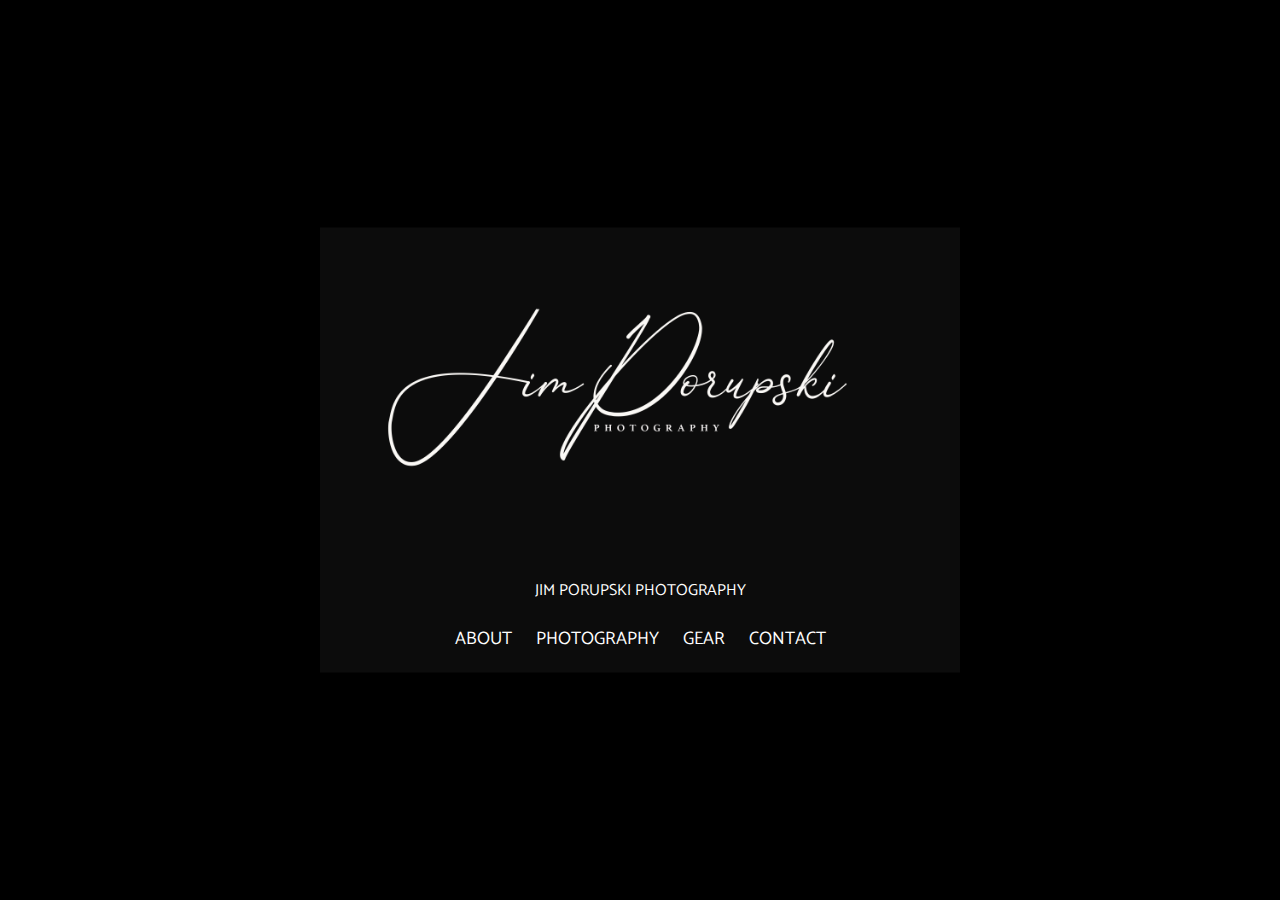
<file: index.html>
<!DOCTYPE html>
<html lang="en">
  <head>
    <meta charset="utf-8">
    <meta name="viewport" content="width=device-width, initial-scale=1.0">
    <link rel="shortcut icon" type="image/png" href="images/fav_icon/jim_porupski_fav_icon.png"/>
    <link href="https://fonts.googleapis.com/css2?family=Catamaran" rel="stylesheet">
    <link rel="stylesheet" type="text/css" href="css/html5reset.css">
    <link rel="stylesheet" type="text/css" href="css/index.css">
    <!-- Global site tag (gtag.js) - Google Analytics -->
    <script async src="https://www.googletagmanager.com/gtag/js?id=G-FHCHW6XYCF"></script>
    <script>
      window.dataLayer = window.dataLayer || [];
      function gtag(){dataLayer.push(arguments);}
      gtag('js', new Date());

      gtag('config', 'G-FHCHW6XYCF');
    </script>
    <title>Jim Porupski Photography</title>
  </head>

  <body>
    <main>
      <header>
      <div id="logo-header">
        <img src="images/logo/jim_porupski_signature_white.png" alt="">
      </div>

      <h1>Jim Porupski Photography</h1>

      <nav>
        <ul>
          <li><a href="about.html">About</a></li>
          <li><a href="photography.html">Photography</a></li>
          <li><a href="gear.html">Gear</a></li>
          <li><a href="contact.html">Contact</a></li>
        </ul>
      </nav>
    </header>

  </main>

    <footer>
      <p>Jim Porupski &copy; 2021</p>
    </footer>
  </body>
</html>
</file>
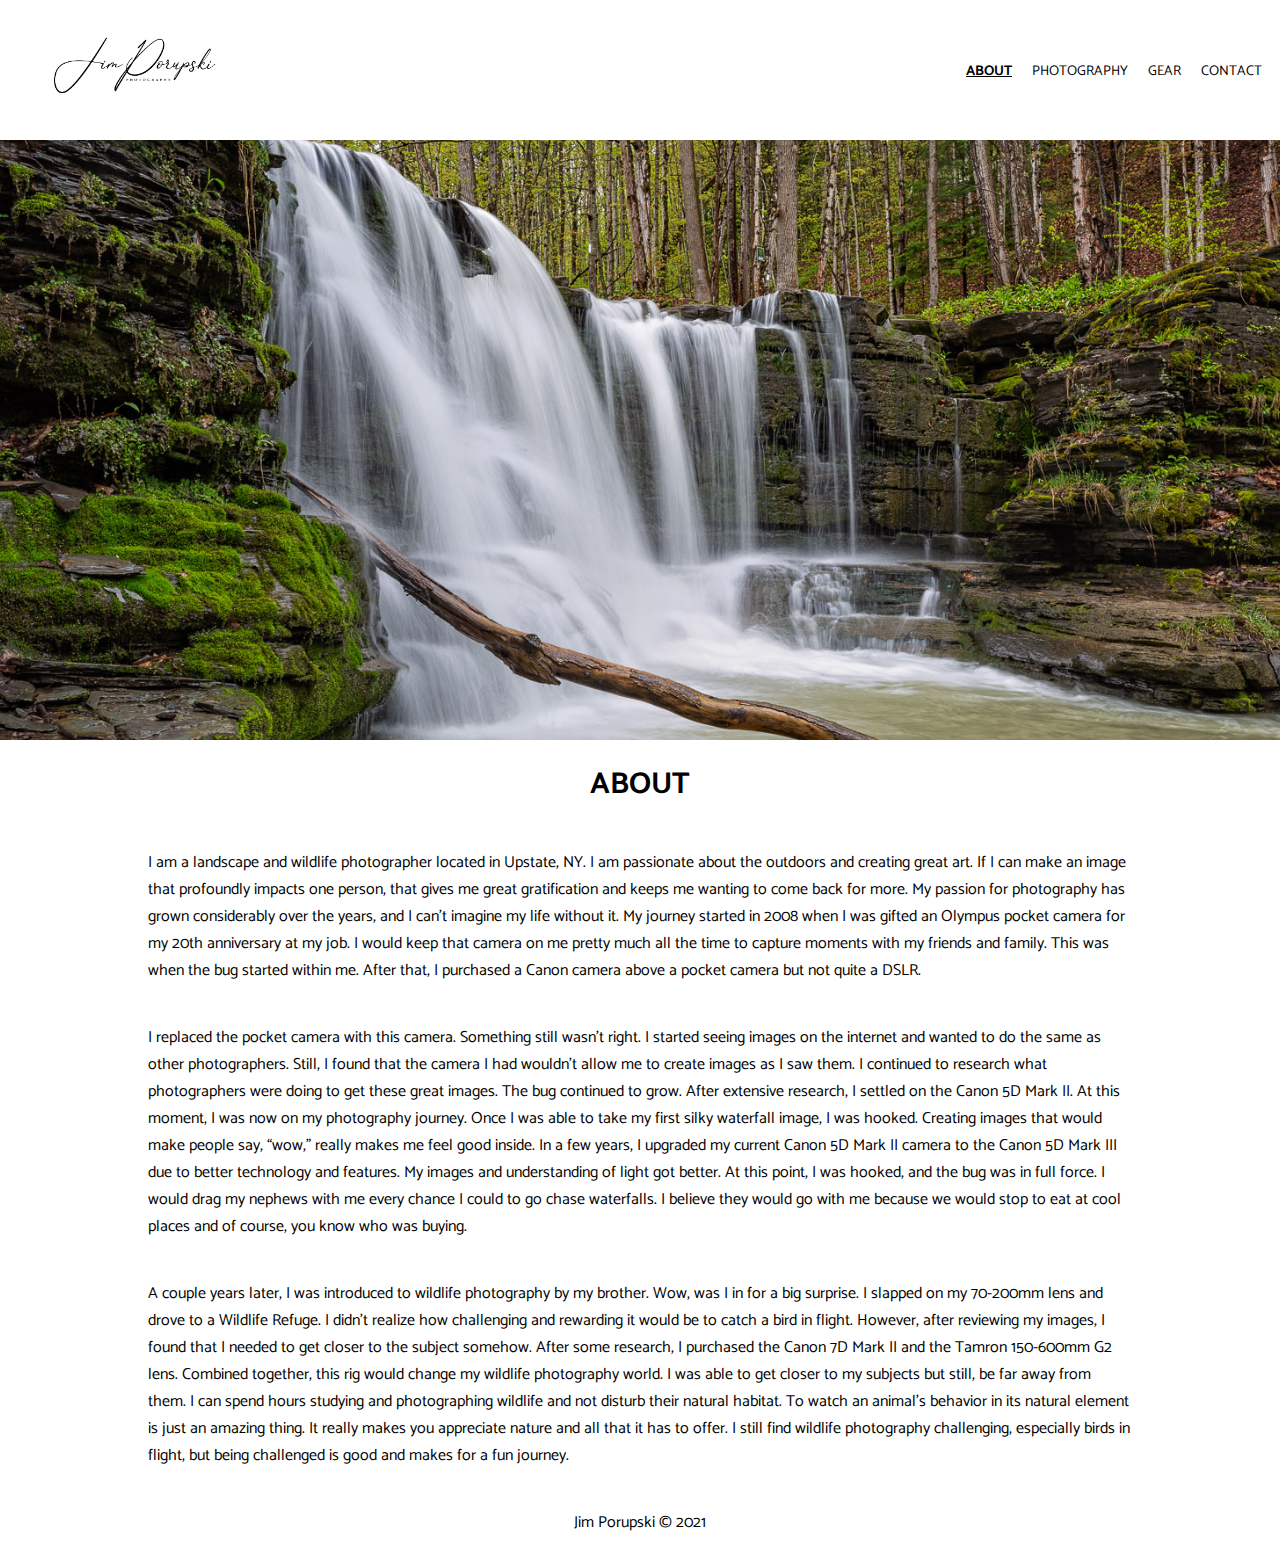
<file: about.html>
<!DOCTYPE html>
<html lang="en">
  <head>
    <meta charset="utf-8">
    <meta name="viewport" content="width=device-width, initial-scale=1.0">
    <link rel="shortcut icon" type="image/png" href="images/fav_icon/jim_porupski_fav_icon.png"/>
    <link href="https://fonts.googleapis.com/css2?family=Catamaran" rel="stylesheet">
    <link rel="stylesheet" type="text/css" href="css/html5reset.css">
    <link rel="stylesheet" type="text/css" href="css/style.css">
        <!-- Global site tag (gtag.js) - Google Analytics -->
    <script async src="https://www.googletagmanager.com/gtag/js?id=G-FHCHW6XYCF"></script>
    <script>
      window.dataLayer = window.dataLayer || [];
      function gtag(){dataLayer.push(arguments);}
      gtag('js', new Date());

      gtag('config', 'G-FHCHW6XYCF');
    </script>
    <title>Jim Porupski | About</title>
  </head>

  <body>
      <div class="skip"><a href="#main">Skip to Main Content</a></div>
      <header>
        <div id="logo-black"><a href="index.html"><img src="images/logo/jim_porupski_signature_black.png" alt="home"></a></div>
        <div id="logo-white"><a href="index.html"><img src="images/logo/jim_porupski_signature_white.png" alt="home"></a></div>
        <nav class="navigation">
          <ul>
            <li><div id="hide"><a href="#" aria-haspopup="true">Menu</div></a>
              <ul class="dropdown" aria-label="submenu">
                <li><a class="active" href="about.html">About</a></li>
                <li><a href="photography.html">Photography</a></li>
                <li><a href="gear.html">Gear</a></li>
                <li><a href="contact.html">Contact</a></li>
              </ul>
            </li>
          </ul>
        </nav>
        </header>
      <main>
      <div id="about-image"></div>

      <h1 id="main">About</h1>

      <div class="body-text">
      <p>I am a landscape and wildlife photographer located in Upstate, NY. I am passionate about the outdoors and creating great art. If I can make an image that profoundly impacts one person, that gives me great gratification and keeps me wanting to come back for more. My passion for photography has grown considerably over the years, and I can’t imagine my life without it. My journey started in 2008 when I was gifted an Olympus pocket camera for my 20th anniversary at my job. I would keep that camera on me pretty much all the time to capture moments with my friends and family. This was when the bug started within me. After that, I purchased a Canon camera above a pocket camera but not quite a DSLR.</p>

      <p>I replaced the pocket camera with this camera. Something still wasn’t right. I started seeing images on the internet and wanted to do the same as other photographers. Still, I found that the camera I had wouldn’t allow me to create images as I saw them. I continued to research what photographers were doing to get these great images. The bug continued to grow. After extensive research, I settled on the Canon 5D Mark II. At this moment, I was now on my photography journey. Once I was able to take my first silky waterfall image, I was hooked. Creating images that would make people say, “wow,” really makes me feel good inside. In a few years, I upgraded my current Canon 5D Mark II camera to the Canon 5D Mark III due to better technology and features. My images and understanding of light got better. At this point, I was hooked, and the bug was in full force. I would drag my nephews with me every chance I could to go chase waterfalls. I believe they would go with me because we would stop to eat at cool places and of course, you know who was buying.</p>

      <p>A couple years later, I was introduced to wildlife photography by my brother. Wow, was I in for a big surprise. I slapped on my 70-200mm lens and drove to a Wildlife Refuge. I didn’t realize how challenging and rewarding it would be to catch a bird in flight. However, after reviewing my images, I found that I needed to get closer to the subject somehow. After some research, I purchased the Canon 7D Mark II and the Tamron 150-600mm G2 lens. Combined together, this rig would change my wildlife photography world. I was able to get closer to my subjects but still, be far away from them. I can spend hours studying and photographing wildlife and not disturb their natural habitat. To watch an animal’s behavior in its natural element is just an amazing thing. It really makes you appreciate nature and all that it has to offer. I still find wildlife photography challenging, especially birds in flight, but being challenged is good and makes for a fun journey.</p>
      </div>

    </main>
    <footer>
      <p>Jim Porupski &copy; 2021</p>
    </footer>
  </body>
</html>
</file>
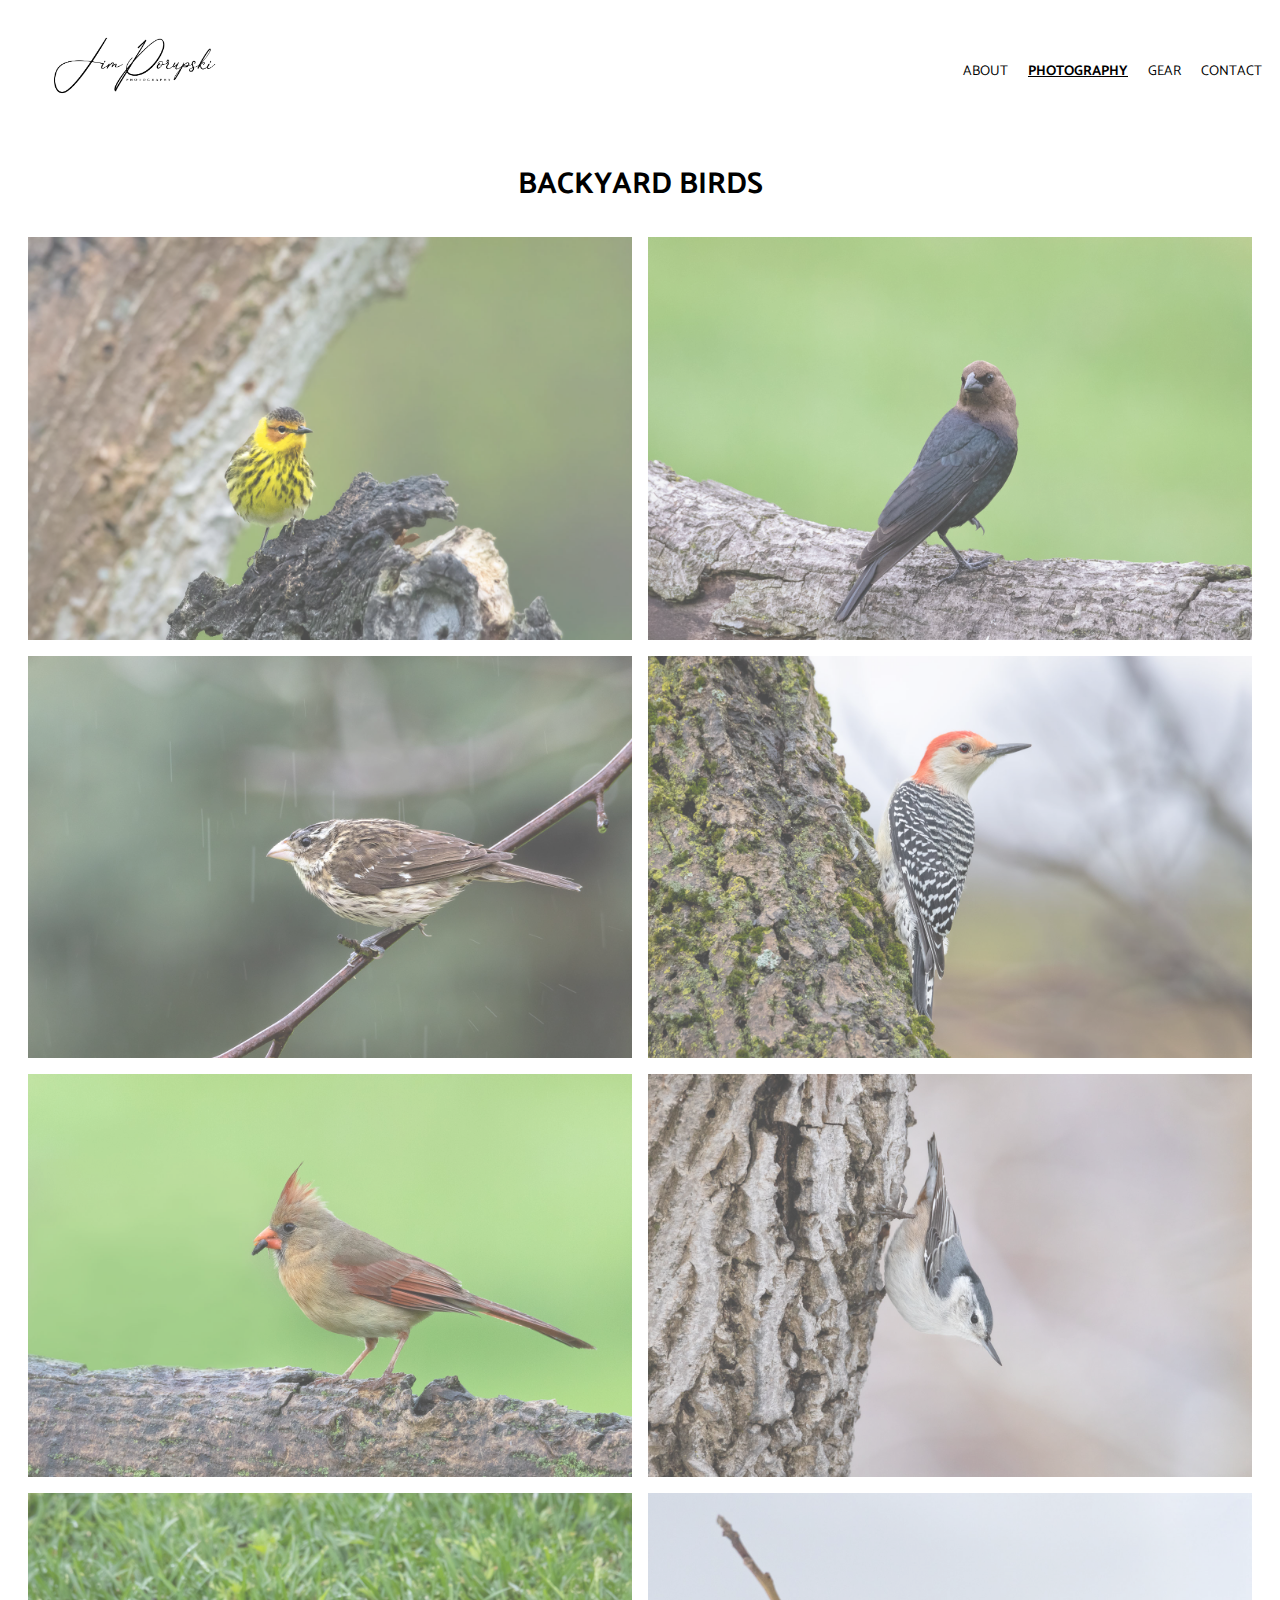
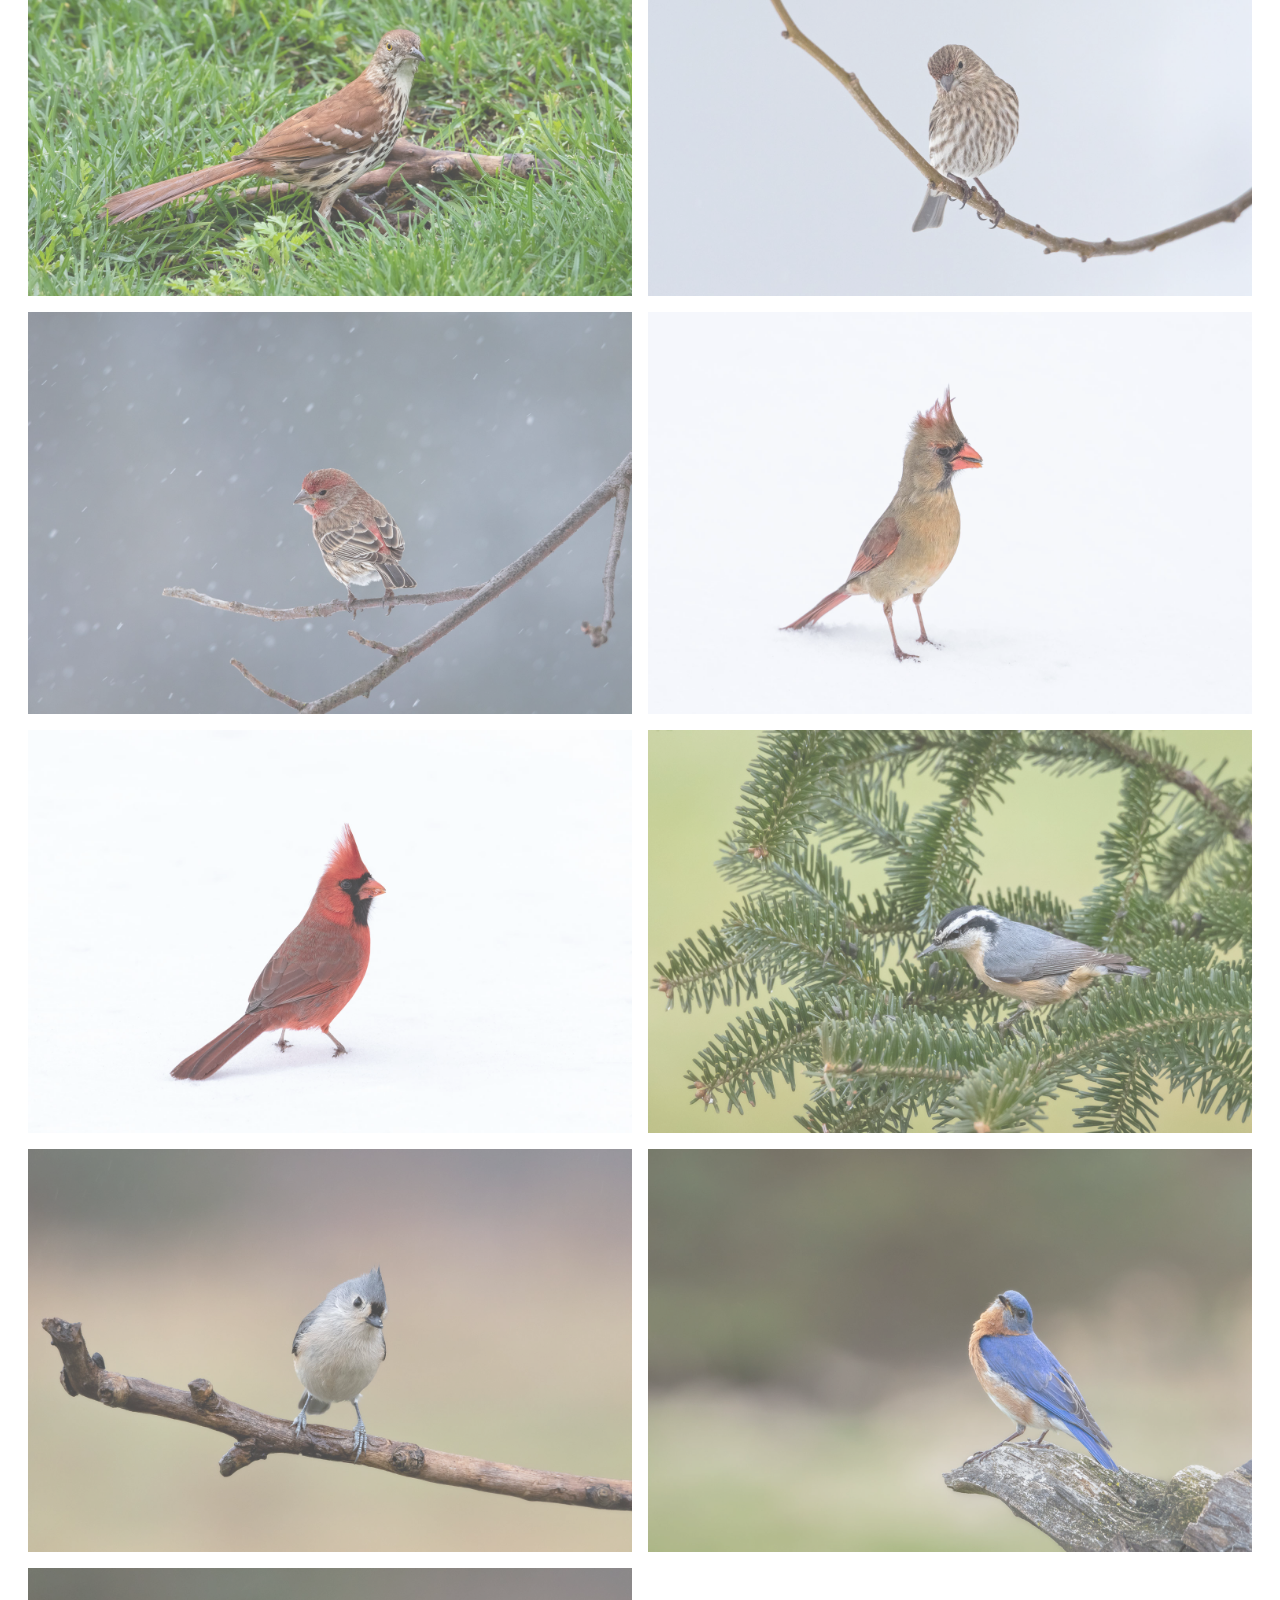
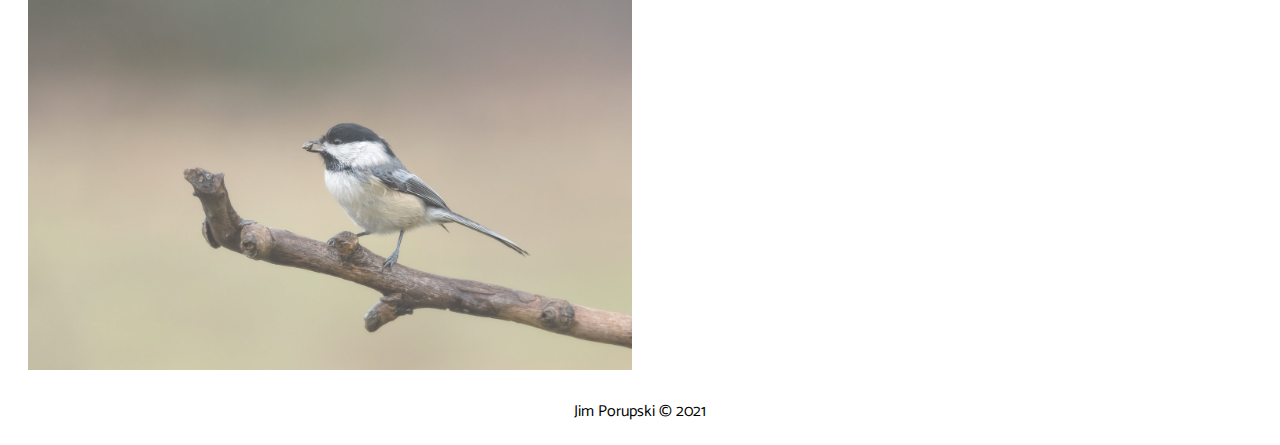
<file: backyard-birds.html>
<!DOCTYPE html>
<html lang="en">
  <head>
    <meta charset="utf-8">
    <meta name="viewport" content="width=device-width, initial-scale=1.0">
    <link rel="shortcut icon" type="image/png" href="images/fav_icon/jim_porupski_fav_icon.png"/>
    <link href="https://fonts.googleapis.com/css2?family=Catamaran" rel="stylesheet">
    <link rel="stylesheet" type="text/css" href="css/html5reset.css">
    <link rel="stylesheet" type="text/css" href="css/style.css">
        <!-- Global site tag (gtag.js) - Google Analytics -->
    <script async src="https://www.googletagmanager.com/gtag/js?id=G-FHCHW6XYCF"></script>
    <script>
      window.dataLayer = window.dataLayer || [];
      function gtag(){dataLayer.push(arguments);}
      gtag('js', new Date());

      gtag('config', 'G-FHCHW6XYCF');
    </script>
    <title>Jim Porupski | Backyard Birds</title>
  </head>

  <body>
    <div class="skip"><a href="#main">Skip to Main Content</a></div>
    <header>
      <div id="logo-black"><a href="index.html"><img src="images/logo/jim_porupski_signature_black.png" alt="home"></a></div>
      <div id="logo-white"><a href="index.html"><img src="images/logo/jim_porupski_signature_white.png" alt="home"></a></div>
      <nav class="navigation">
        <ul>
          <li><div id="hide"><a href="#" aria-haspopup="true">Menu</div></a>
            <ul class="dropdown" aria-label="submenu">
              <li><a href="about.html">About</a></li>
              <li><a class="active" href="photography.html">Photography</a></li>
              <li><a href="gear.html">Gear</a></li>
              <li><a href="contact.html">Contact</a></li>
            </ul>
          </li>
        </ul>
      </nav>
      </header>

      <main>
      <h1 id="main">Backyard Birds</h1>

    <div class="gallery_row">
      <div class="gallery_column">
        <img id="image1" src="images/photography/backyard_birds/752a0406-cape_may_warbler.jpg" alt="cape may warbler" />
        <img id="image2" src="images/photography/backyard_birds/752a0778-female_grosbeak.jpg" alt="female grosbeak" />
        <img id="image3" src="images/photography/backyard_birds/752a0985-female_cardinal.jpg" alt="female cardinal" />
        <img id="image4" src="images/photography/backyard_birds/752a1067-long_billed_thrasher.jpg" alt="long billed thrasher" />
      </div>

      <div class="gallery_column">
        <img id="image5" src="images/photography/backyard_birds/752a1135-cow_bird.jpg" alt="cow bird" />
        <img id="image6" src="images/photography/backyard_birds/752a2429-red_bellied_woodpecker.jpg" alt="red bellied woodpecker" />
        <img id="image7" src="images/photography/backyard_birds/752a2723-white_breasted_nut_hatch.jpg" alt="white breasted nut hatch" />
        <img id="image8" src="images/photography/backyard_birds/752a3448-female_house_finch.jpg" alt="female house finch" />
      </div>

      <div class="gallery_column">
        <img id="image9" src="images/photography/backyard_birds/752a4165-male_house_finch.jpg" alt="male house finch" />
        <img id="image10" src="images/photography/backyard_birds/752a4341-male_cardinal.jpg" alt="male cardinal" />
        <img id="image11" src="images/photography/backyard_birds/752a4610-tufted_titmouse.jpg" alt="tufted titmouse" />
        <img id="image12" src="images/photography/backyard_birds/752a4892-black_capped_chickadee.jpg" alt="black capped chickadee" />
      </div>

      <div class="gallery_column">
        <img id="image14" src="images/photography/backyard_birds/752a7584-female_cardinal.jpg" alt="female cardinal" />
        <img id="image13" src="images/photography/backyard_birds/752a4923-red_breasted_nut_hatch.jpg" alt="red breasted nuthatch" />
        <img id="image15" src="images/photography/backyard_birds/752a9355-eastern_bluebird.jpg" alt="eastern bluebird" />
      </div>
    </div>

    </main>
    <footer>
      <p>Jim Porupski &copy; 2021</p>
    </footer>
  </body>
</html>
</file>
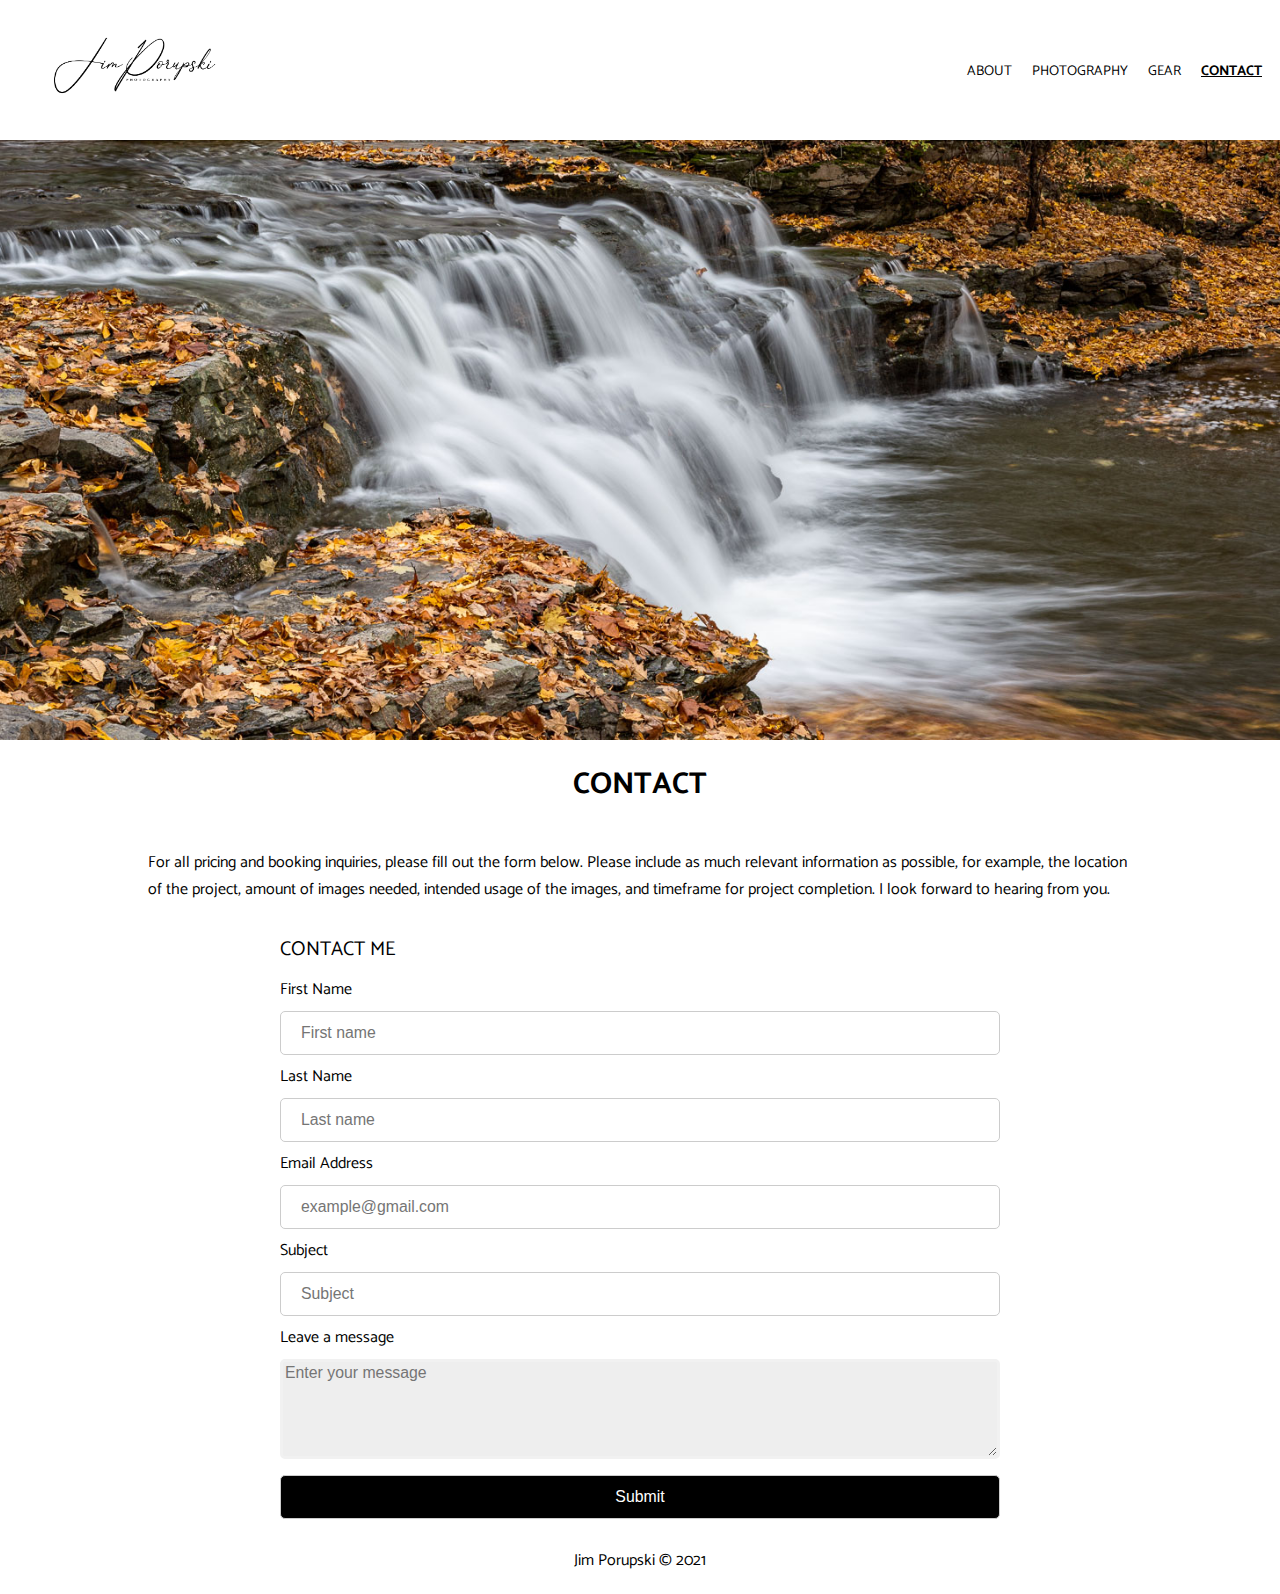
<file: contact.html>
<!DOCTYPE html>
<html lang="en">
  <head>
    <meta charset="utf-8">
    <meta name="viewport" content="width=device-width, initial-scale=1.0">
    <link rel="shortcut icon" type="image/png" href="images/fav_icon/jim_porupski_fav_icon.png"/>
    <link href="https://fonts.googleapis.com/css2?family=Catamaran" rel="stylesheet">
    <link rel="stylesheet" type="text/css" href="css/html5reset.css">
    <link rel="stylesheet" type="text/css" href="css/style.css">
        <!-- Global site tag (gtag.js) - Google Analytics -->
    <script async src="https://www.googletagmanager.com/gtag/js?id=G-FHCHW6XYCF"></script>
    <script>
      window.dataLayer = window.dataLayer || [];
      function gtag(){dataLayer.push(arguments);}
      gtag('js', new Date());

      gtag('config', 'G-FHCHW6XYCF');
    </script>
    <title>Jim Porupski | Contact</title>
  </head>

  <body>
    <div class="skip"><a href="#main">Skip to Main Content</a></div>
    <header>
      <div id="logo-black"><a href="index.html"><img src="images/logo/jim_porupski_signature_black.png" alt="home"></a></div>
      <div id="logo-white"><a href="index.html"><img src="images/logo/jim_porupski_signature_white.png" alt="home"></a></div>
      <nav class="navigation">
        <ul>
          <li><div id="hide"><a href="#" aria-haspopup="true">Menu</div></a>
            <ul class="dropdown" aria-label="submenu">
              <li><a href="about.html">About</a></li>
              <li><a href="photography.html">Photography</a></li>
              <li><a href="gear.html">Gear</a></li>
              <li><a class="active" href="contact.html">Contact</a></li>
            </ul>
          </li>
        </ul>
      </nav>
      </header>

      <main>
      <div id="contact-image"></div>

      <h1 id="main">Contact</h1>

    <div class="body-text">
      <p>For all pricing and booking inquiries, please fill out the form below. Please include as much relevant information as possible, for example, the location of the project, amount of images needed, intended usage of the images, and timeframe for project completion. I look forward to hearing from you.</p>
    </div>

      <form action="https://formspree.io/f/mrgrggna" method="POST">
        <fieldset>
          <div class="contact-container">
          <legend>Contact me</legend>

          <label for="firstname">First Name</label>
          <input type="text" name = "firstname" id="firstname" placeholder="First name">

          <label for="lastname">Last Name</label>
          <input type="text" name = "lastname" id="lastname" placeholder="Last name">

          <label for="email">Email Address</label>
          <input type="email" name="email" id="email" placeholder="example@gmail.com">

          <label for="subject">Subject</label>
          <input type="text" name = "subject" id="subject" placeholder="Subject">

          <label for="msg">Leave a message</label>
          <textarea name="msg" id="msg" placeholder="Enter your message"></textarea>

          <input type="submit" value="Submit"></input>
          </div>
        </fieldset>
      </form>

    </main>
    <footer>
      <p>Jim Porupski &copy; 2021</p>
    </footer>
  </body>
</html>
</file>
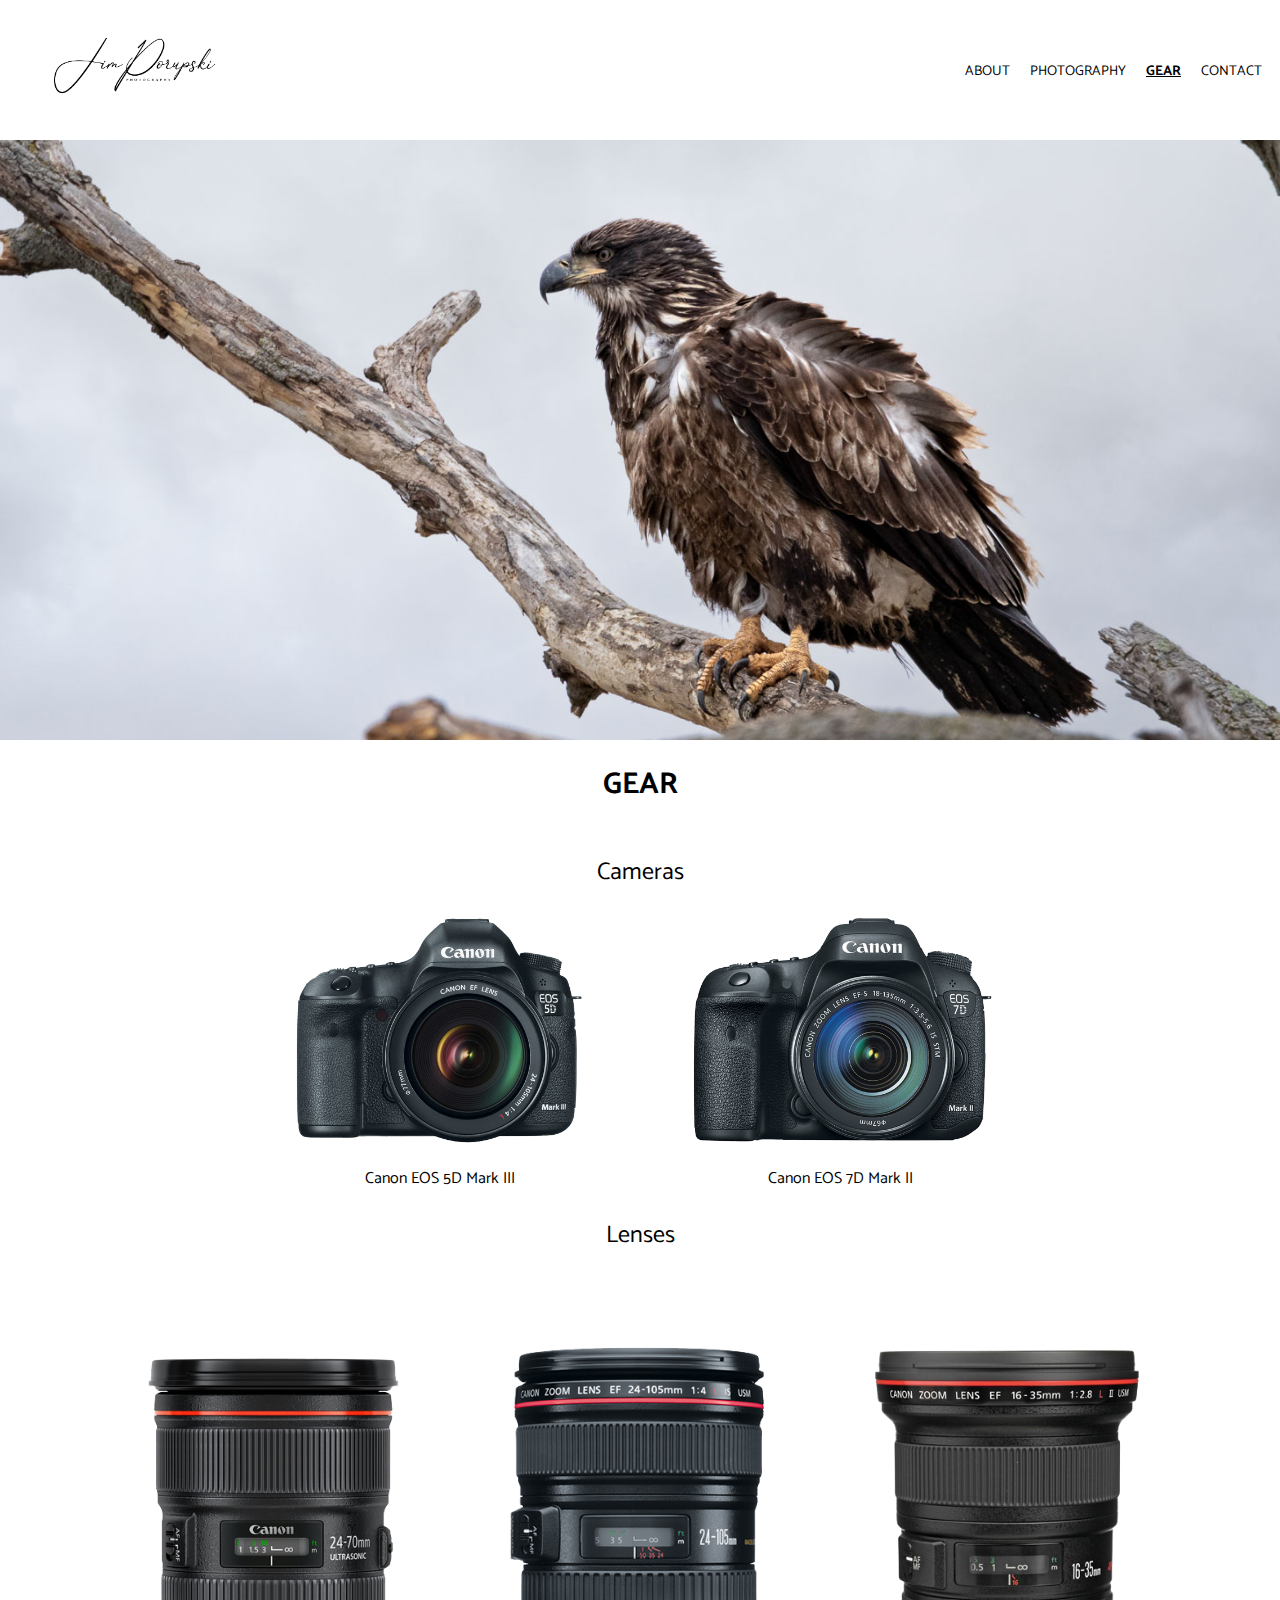
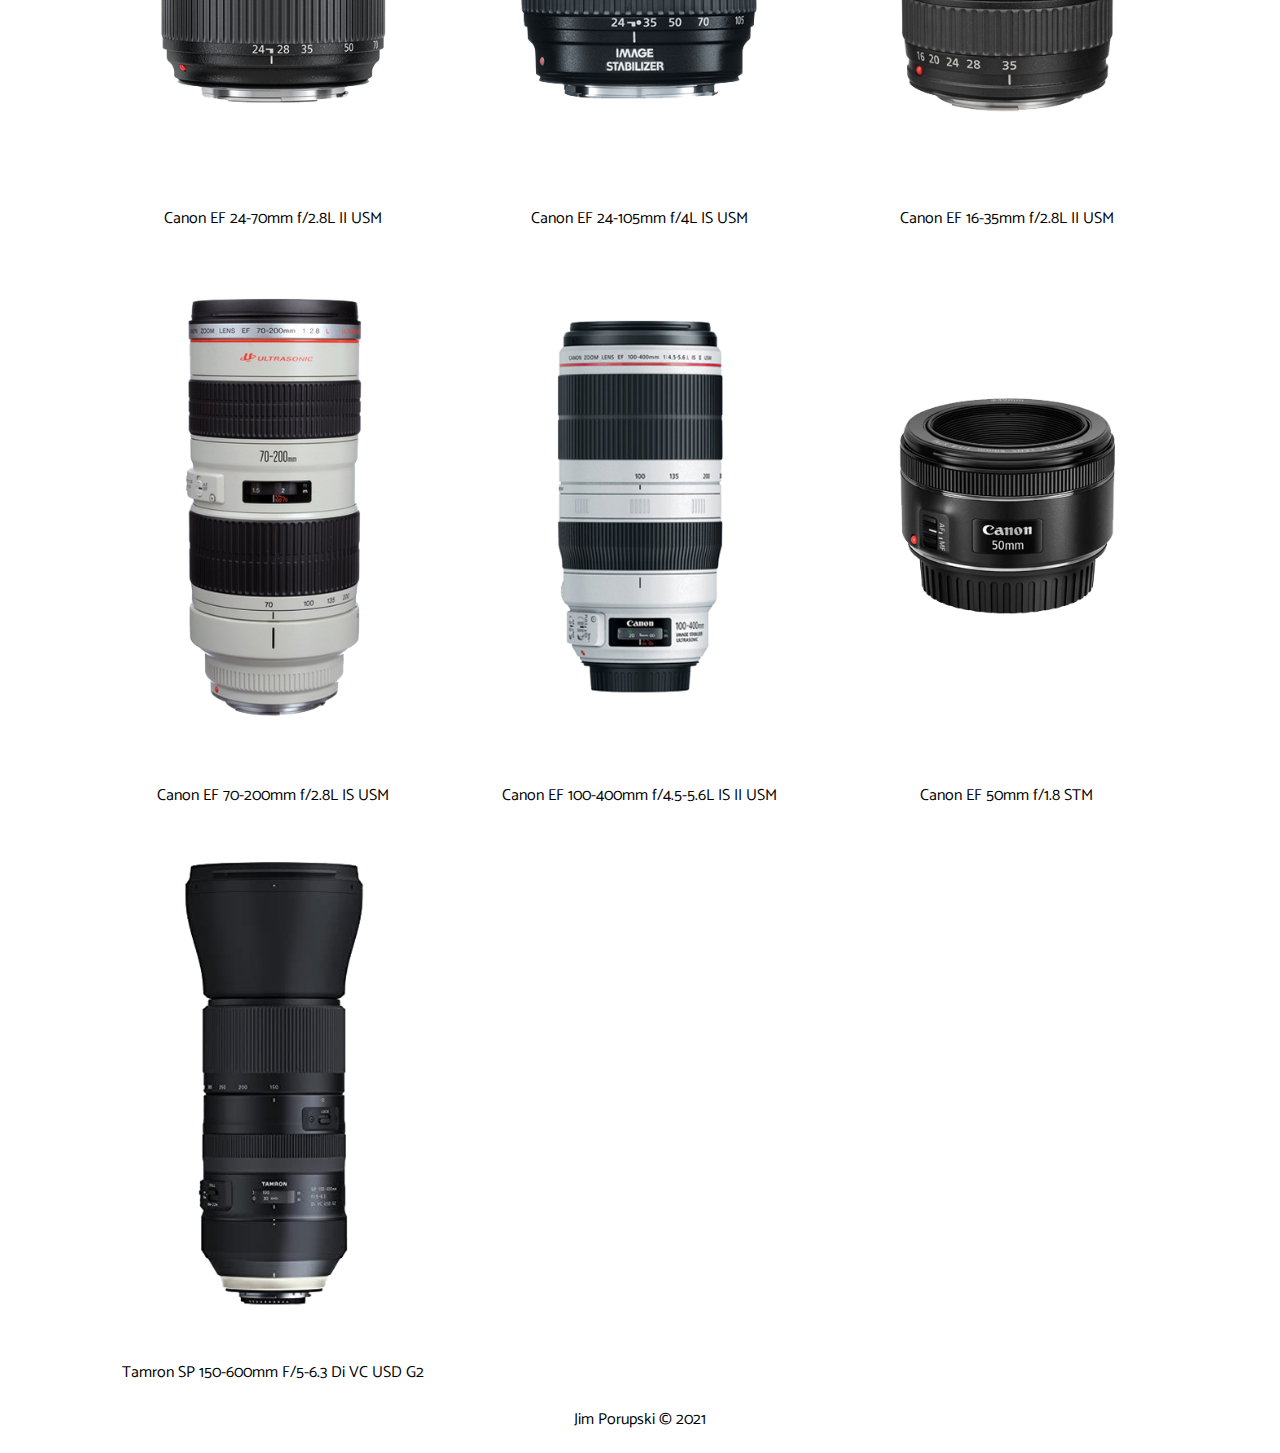
<file: gear.html>
<!DOCTYPE html>
<html lang="en">
  <head>
    <meta charset="utf-8">
    <meta name="viewport" content="width=device-width, initial-scale=1.0">
    <link rel="shortcut icon" type="image/png" href="images/fav_icon/jim_porupski_fav_icon.png"/>
    <link href="https://fonts.googleapis.com/css2?family=Catamaran" rel="stylesheet">
    <link rel="stylesheet" type="text/css" href="css/html5reset.css">
    <link rel="stylesheet" type="text/css" href="css/style.css">
        <!-- Global site tag (gtag.js) - Google Analytics -->
    <script async src="https://www.googletagmanager.com/gtag/js?id=G-FHCHW6XYCF"></script>
    <script>
      window.dataLayer = window.dataLayer || [];
      function gtag(){dataLayer.push(arguments);}
      gtag('js', new Date());

      gtag('config', 'G-FHCHW6XYCF');
    </script>
    <title>Jim Porupski | Gear</title>
  </head>

  <body>
    <div class="skip"><a href="#main">Skip to Main Content</a></div>
      <header>
        <div id="logo-black"><a href="index.html"><img src="images/logo/jim_porupski_signature_black.png" alt="home"></a></div>
        <div id="logo-white"><a href="index.html"><img src="images/logo/jim_porupski_signature_white.png" alt="home"></a></div>
      <nav class="navigation">
        <ul>
          <li><div id="hide"><a href="#" aria-haspopup="true">Menu</div></a>
            <ul class="dropdown" aria-label="submenu">
              <li><a href="about.html">About</a></li>
              <li><a href="photography.html">Photography</a></li>
              <li><a class="active" href="gear.html">Gear</a></li>
              <li><a href="contact.html">Contact</a></li>
            </ul>
          </li>
        </ul>
      </nav>
      </header>

      <main>
      <div id="gear-image"></div>


      <h1 id="main">Gear</h1>


        <h2>Cameras</h2>
        <!-- Source of images are commented above. All lenses have been manually edited from their source. -->
      <div class="gear">
        <!-- https://www.usa.canon.com/internet/portal/us/home/products/details/cameras/eos-dslr-and-mirrorless-cameras/dslr/eos-5d-mark-iii -->
        <div class="cameras"><img id="image1" src="images/gear/eos5dmarkiiief24105_fview_675x450.png" alt="Canon camera EOS 5D Mark III"/><div class="gear-text">Canon EOS 5D Mark III</div></div>
        <!-- https://www.usa.canon.com/internet/portal/us/home/products/details/cameras/eos-dslr-and-mirrorless-cameras/dslr/eos-7d-mark-ii -->
        <div class="cameras"><img id="image2" src="images/gear/eos-7d-mark-ii-dslr-efs-front-d.png" alt="Canon camera EOS 7D Mark II"/><div class="gear-text">Canon EOS 7D Mark II</div></div>
      </div>
        <h2>Lenses</h2>
        <div class="gear2">
        <!-- https://smile.amazon.com/Canon-24-70mm-2-8L-Standard-Zoom/dp/B0076BNK30 -->
        <div class="lens"><img id="image3" src="images/gear/cannon_lens_24-70mm.png" alt="Cannon lens EF 24-70mm"/><div class="gear-text">Canon EF 24-70mm f/2.8L II USM</div></div>
        <!-- https://www.usa.canon.com/internet/portal/us/home/products/details/lenses/ef/standard-zoom/ef-24-105mm-f-4l-is-usm -->
        <div class="lens"><img id="image4" src="images/gear/cannon_lens_24-105mm.png" alt="Cannon lens EF 24-105mm"/><div class="gear-text">Canon EF 24-105mm f/4L IS USM</div></div>
        <!-- https://www.usa.canon.com/internet/portal/us/home/products/details/lenses/ef/ultra-wide-zoom/ef-16-35mm-f-2-8l-ii-usm -->
        <div class="lens"><img id="image5" src="images/gear/cannon_lens_16-35mm.png" alt="Cannon lens EF 16-35mm"/><div class="gear-text">Canon EF 16-35mm f/2.8L II USM</div></div>
        <!-- https://www.usa.canon.com/internet/portal/us/home/products/details/lenses/ef/telephoto-zoom/ef-70-200mm-f-2-8l-usm -->
        <div class="lens"><img id="image6" src="images/gear/cannon_lens_70-200mm.png" alt="Cannon lens EF 70-200mm"/><div class="gear-text">Canon EF 70-200mm f/2.8L IS USM</div></div>
        <!-- https://www.usa.canon.com/internet/portal/us/home/products/details/lenses/ef/telephoto-zoom/ef-100-400mm-f-4-5-5-6l-is-ii-usm -->
        <div class="lens"><img id="image7" src="images/gear/cannon_lens_100-400mm.png" alt="Cannon lens EF 100-400mm"/><div class="gear-text">Canon EF 100-400mm f/4.5-5.6L IS II USM</div></div>
        <!-- https://shop.usa.canon.com/shop/en/catalog/ef-50mm-f-18-stm -->
        <div class="lens"><img id="image8" src="images/gear/cannon_lens_50mm.png" alt="Cannon lens EF 50mm"/><div class="gear-text">Canon EF 50mm f/1.8 STM</div></div>
        <!-- https://smile.amazon.com/Tamron-150-600mm-5-6-3-Digital-Cameras/dp/B01LNSAYP8 -->
        <div class="lens"><img id="image9" src="images/gear/tamron_lens_150-600mm.png" alt="Tamron lens SP 150-600mm"/><div class="gear-text">Tamron SP 150-600mm F/5-6.3 Di VC USD G2</div></div>
      </div>

    </main>
    <footer>
      <p>Jim Porupski &copy; 2021</p>
    </footer>
  </body>
</html>
</file>
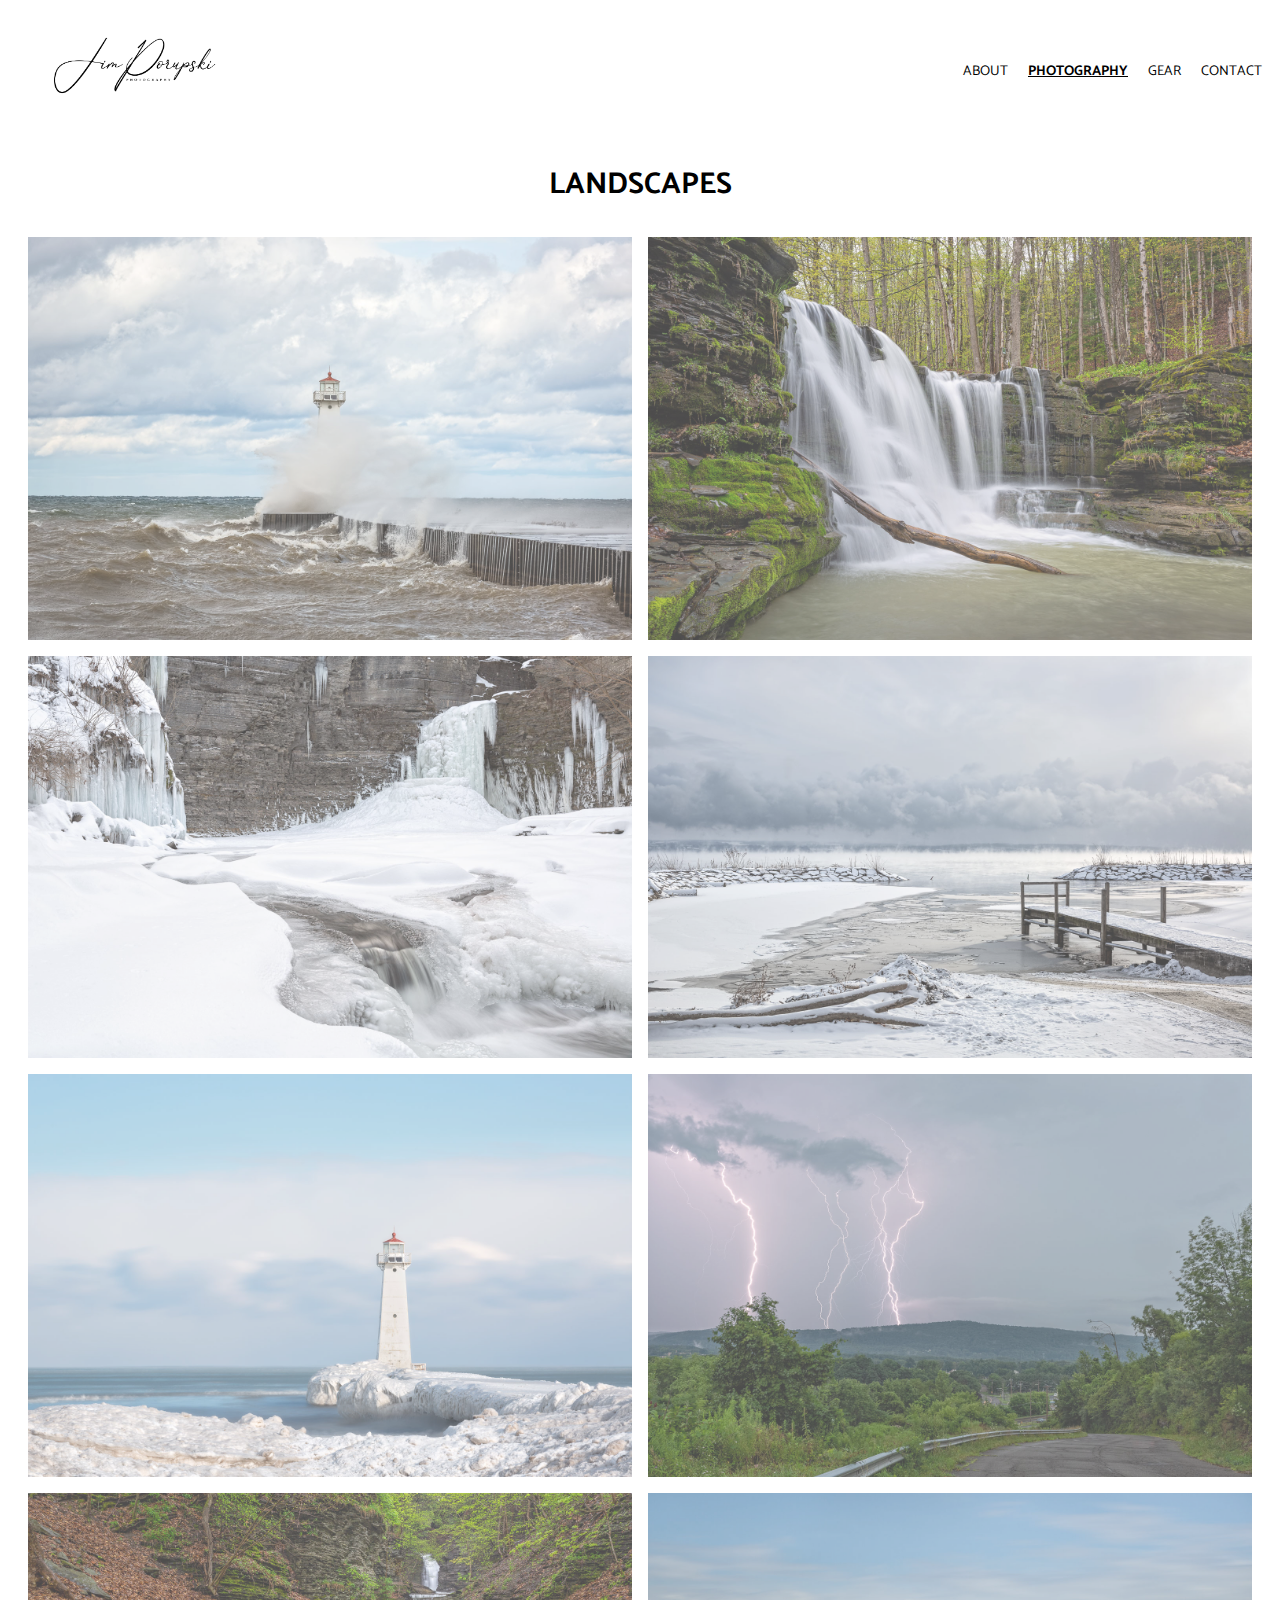
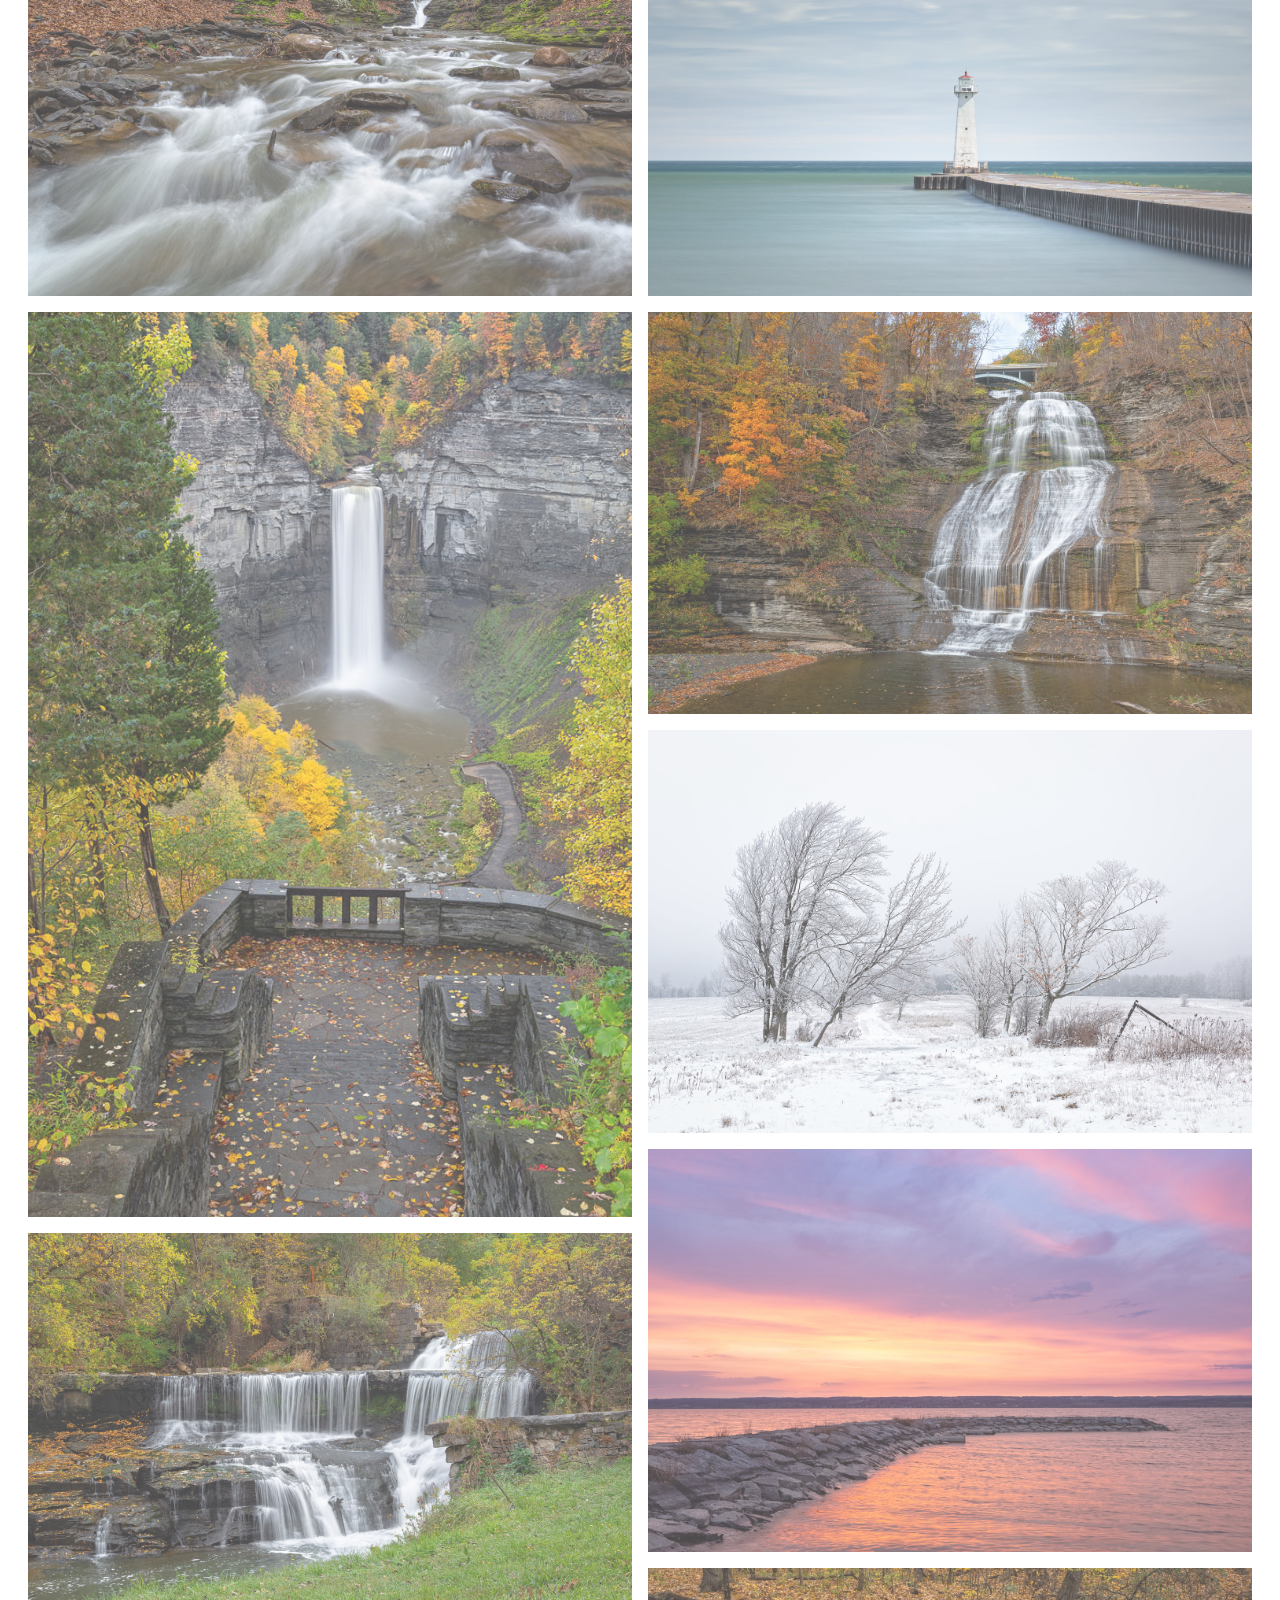
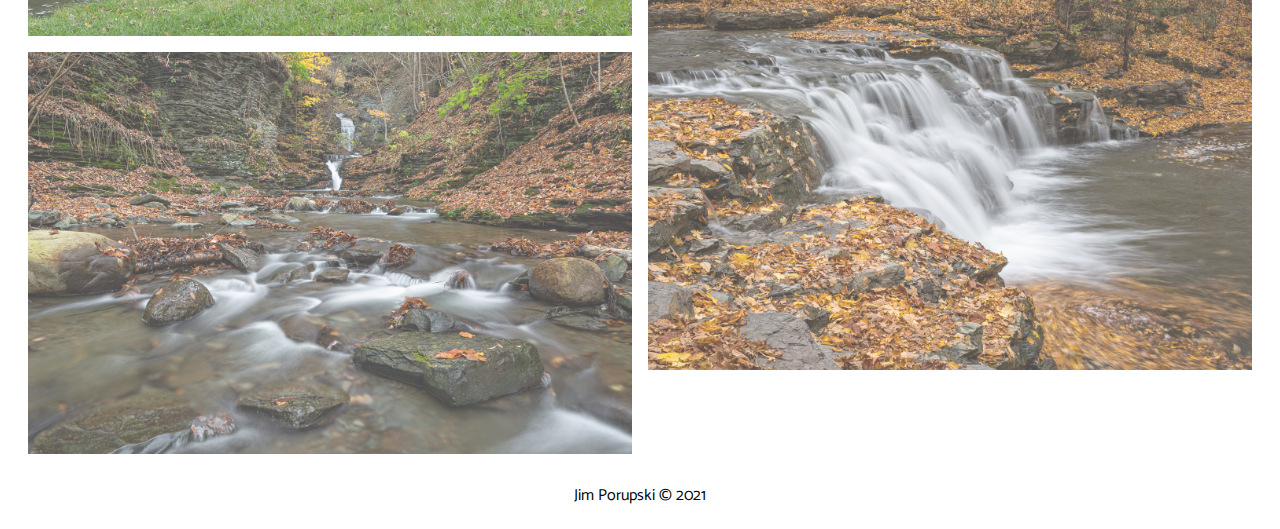
<file: landscapes.html>
<!DOCTYPE html>
<html lang="en">
  <head>
    <meta charset="utf-8">
    <meta name="viewport" content="width=device-width, initial-scale=1.0">
    <link rel="shortcut icon" type="image/png" href="images/fav_icon/jim_porupski_fav_icon.png"/>
    <link href="https://fonts.googleapis.com/css2?family=Catamaran" rel="stylesheet">
    <link rel="stylesheet" type="text/css" href="css/html5reset.css">
    <link rel="stylesheet" type="text/css" href="css/style.css">
        <!-- Global site tag (gtag.js) - Google Analytics -->
    <script async src="https://www.googletagmanager.com/gtag/js?id=G-FHCHW6XYCF"></script>
    <script>
    window.dataLayer = window.dataLayer || [];
    function gtag(){dataLayer.push(arguments);}
    gtag('js', new Date());

    gtag('config', 'G-FHCHW6XYCF');
    </script>
    <title>Jim Porupski | Landscapes</title>
  </head>

  <body>
    <div class="skip"><a href="#main">Skip to Main Content</a></div>
    <header>
      <div id="logo-black"><a href="index.html"><img src="images/logo/jim_porupski_signature_black.png" alt="home"></a></div>
      <div id="logo-white"><a href="index.html"><img src="images/logo/jim_porupski_signature_white.png" alt="home"></a></div>
      <nav class="navigation">
        <ul>
          <li><div id="hide"><a href="#" aria-haspopup="true">Menu</div></a>
            <ul class="dropdown" aria-label="submenu">
              <li><a href="about.html">About</a></li>
              <li><a class="active" href="photography.html">Photography</a></li>
              <li><a href="gear.html">Gear</a></li>
              <li><a href="contact.html">Contact</a></li>
            </ul>
          </li>
        </ul>
      </nav>
      </header>

      <main>
      <h1 id="main">Landscapes</h1>

    <div class="gallery_row">
      <div class="gallery_column">
        <img id="image1" src="images/photography/landscape/3p3a0595-sodus_point_lighthouse.jpg" alt="sodus point lighthouse" />
        <img id="image2" src="images/photography/landscape/3p3a1039-havana_glen_falls.jpg" alt="havana glen falls" />
        <img id="image3" src="images/photography/landscape/3p3a1173-sodus_point_lighthouse.jpg" alt="frozen sodus point lighthouse" />
        <img id="image4" src="images/photography/landscape/3p3a1786-deckertown_falls.jpg" alt="deckertown falls" />
      </div>

      <div class="gallery_column">
        <img id="image5" src="images/photography/landscape/3p3a1846-twins_falls.jpg" alt="twins falls" />
        <img id="image6" src="images/photography/landscape/3p3a2160-deans_cove.jpg" alt="deans cove" />
        <img id="image7" src="images/photography/landscape/3p3a2893-lightening_endicott_ny.jpg" alt="lightening endicott new york" />
        <img id="image8" src="images/photography/landscape/3p3a4756-sodus_point_lighthouse.jpg" alt="sodus point lighthouse" />
      </div>

      <div class="gallery_column">
        <img id="image9" src="images/photography/landscape/3p3a3497-taughannock_falls.jpg" alt="taughannock falls" />
        <img id="image10" src="images/photography/landscape/3p3a3576-kueka_outlet.jpg" alt="kueka outlet" />
        <img id="image11" src="images/photography/landscape/3p3a3593-deckertown_falls.jpg" alt="deckertown falls" />
      </div>

      <div class="gallery_column">
        <img id="image12" src="images/photography/landscape/3p3a3684-shequaga_falls.jpg" alt="shequaga falls" />
        <img id="image13" src="images/photography/landscape/3p3a5548-finger_lakes_forest.jpg" alt="snow on tree" />
        <img id="image14" src="images/photography/landscape/3p3a5791.jpg" alt="sunrise on lake" />
        <img id="image15" src="images/photography/landscape/3p3a9075-great_gully_falls.jpg" alt="great gully falls" />
      </div>
    </div>

    </main>
    <footer>
      <p>Jim Porupski &copy; 2021</p>
    </footer>
  </body>
</html>
</file>
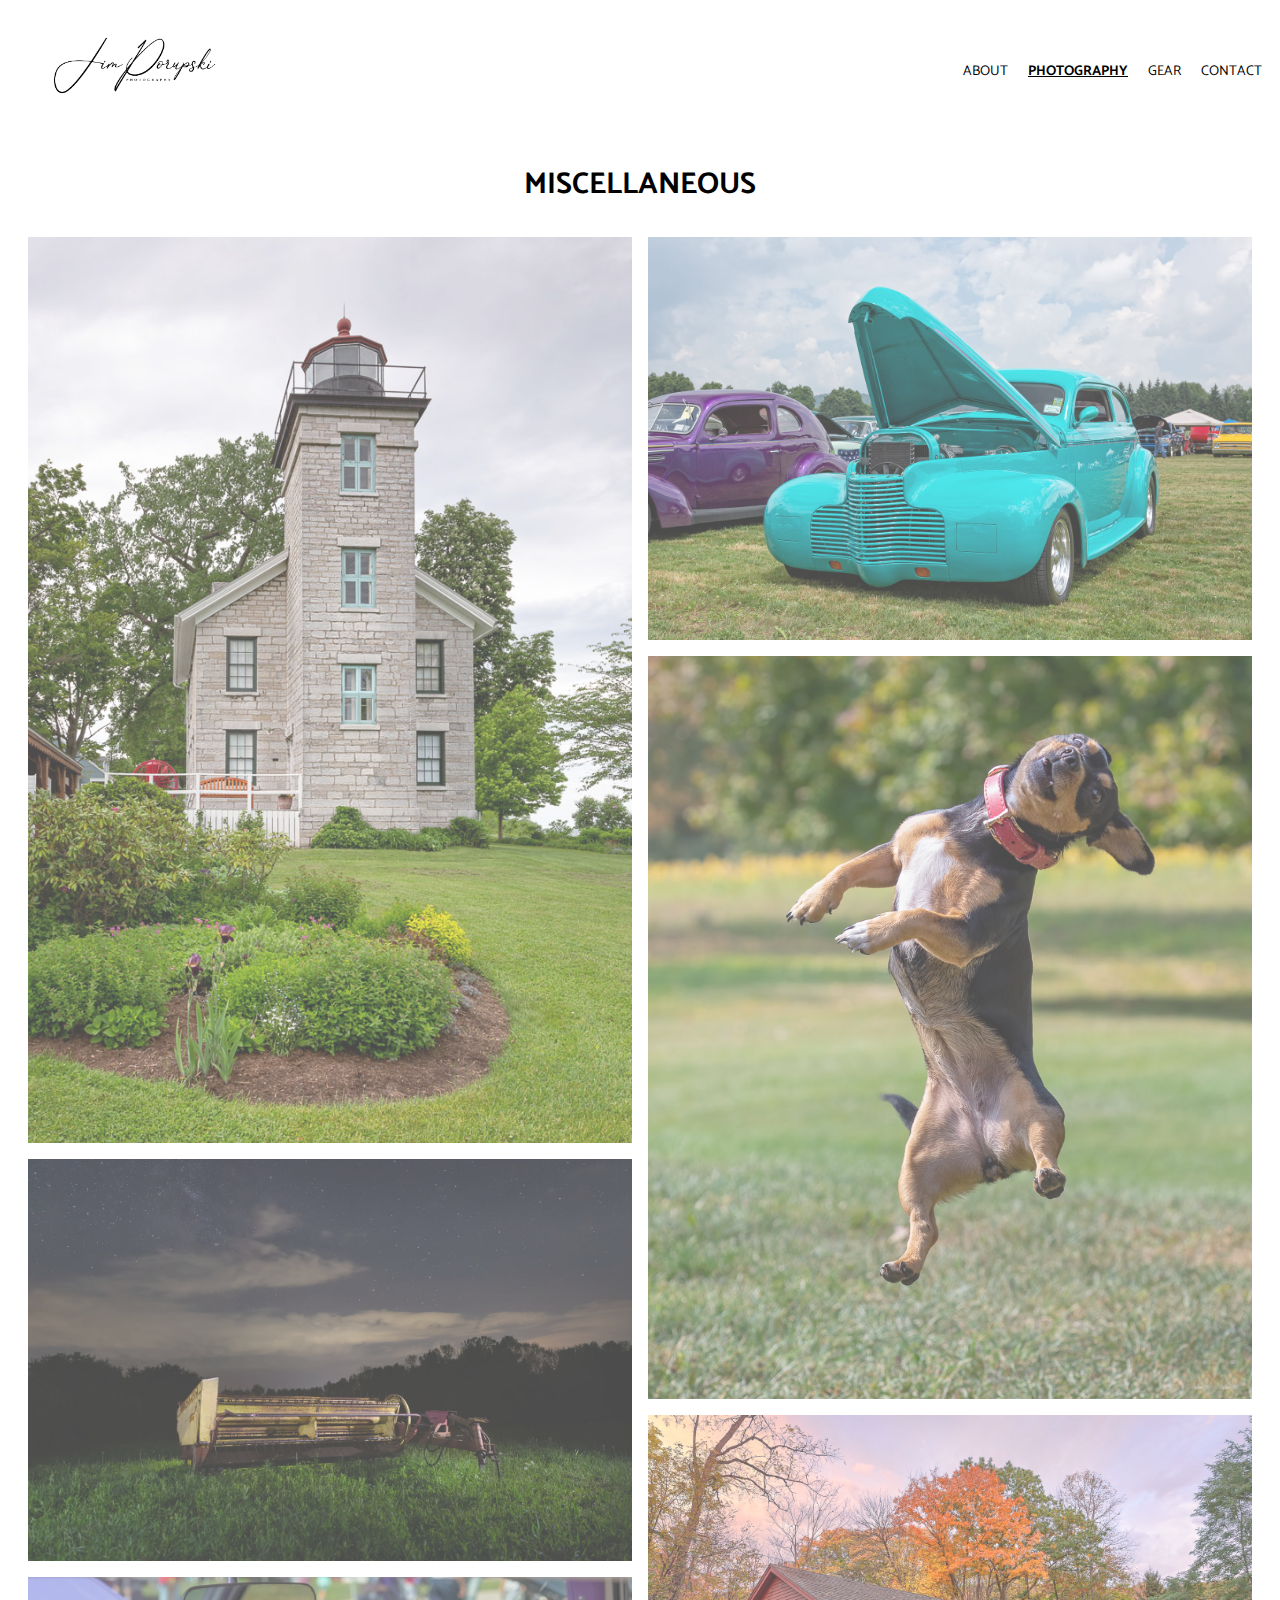
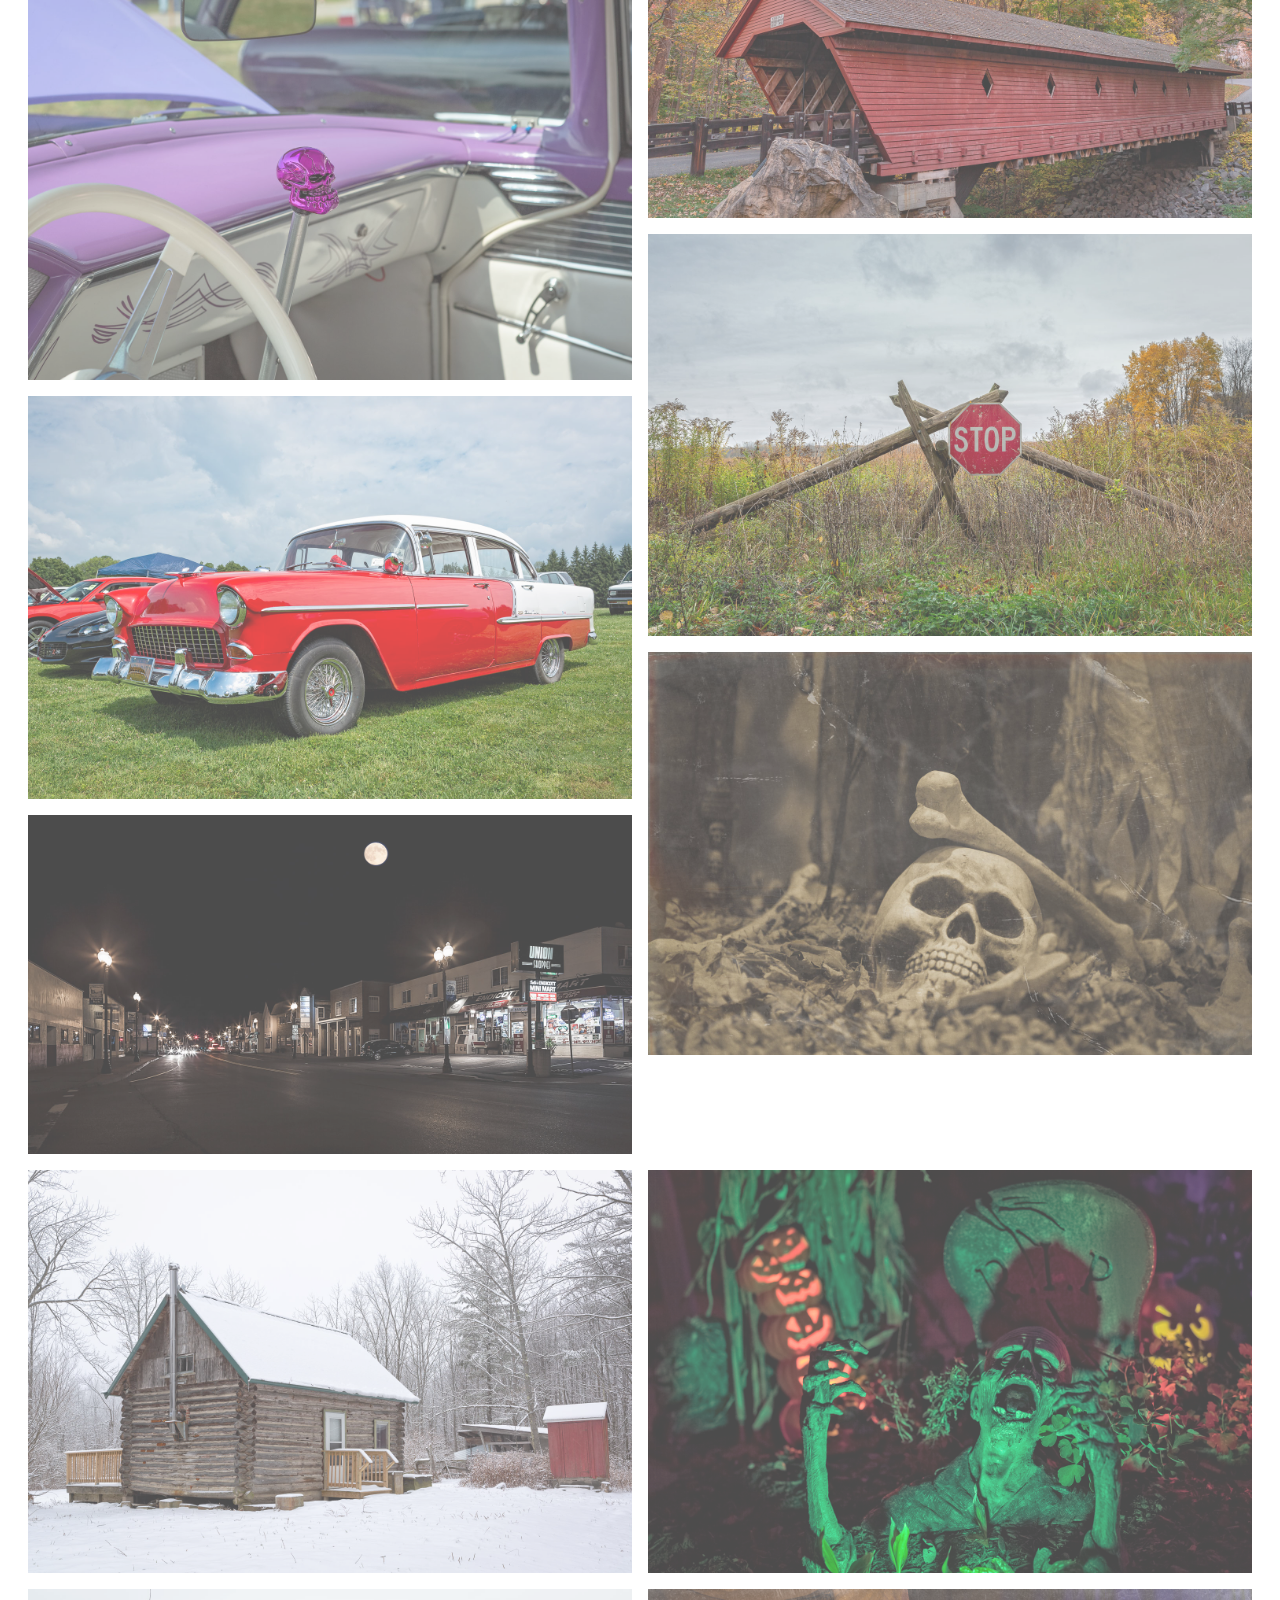
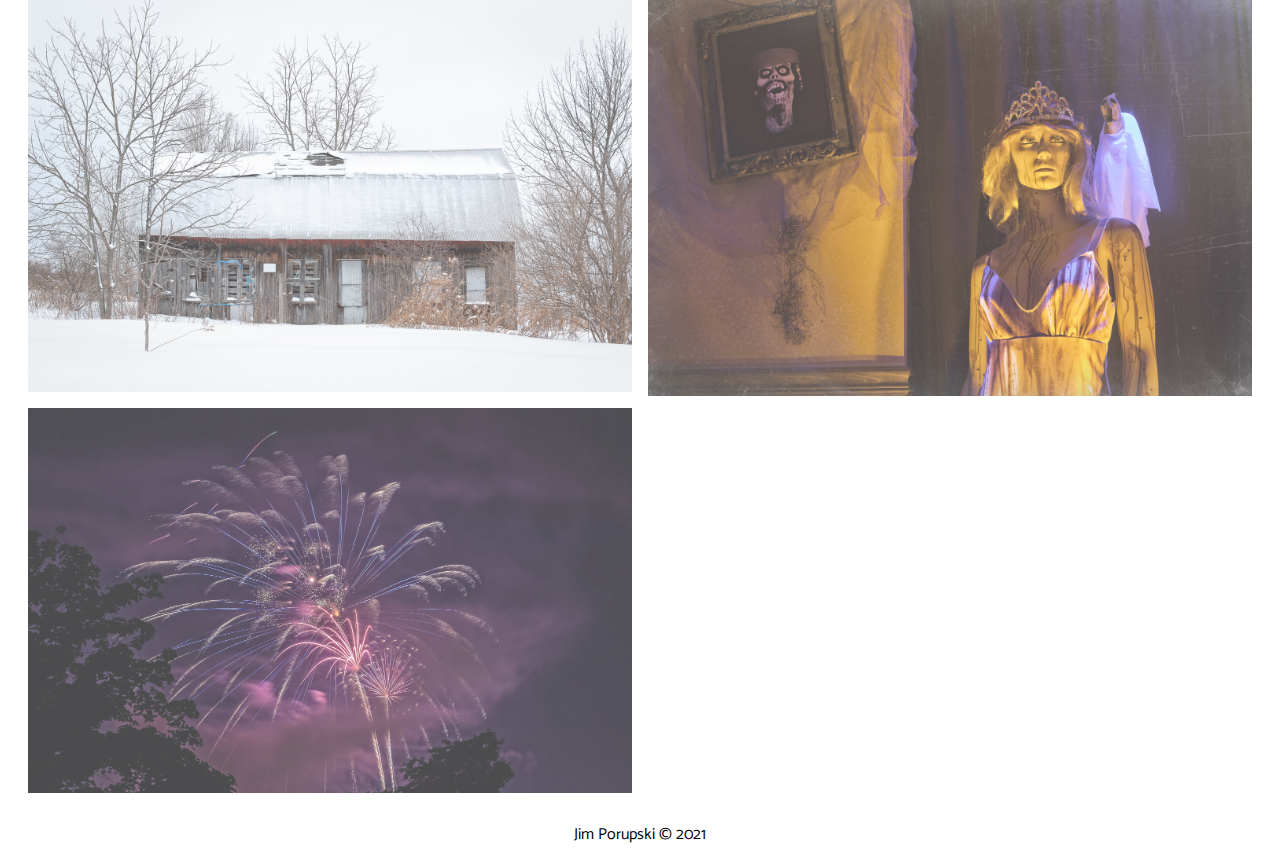
<file: miscellaneous.html>
<!DOCTYPE html>
<html lang="en">
  <head>
    <meta charset="utf-8">
    <meta name="viewport" content="width=device-width, initial-scale=1.0">
    <link rel="shortcut icon" type="image/png" href="images/fav_icon/jim_porupski_fav_icon.png"/>
    <link href="https://fonts.googleapis.com/css2?family=Catamaran" rel="stylesheet">
    <link rel="stylesheet" type="text/css" href="css/html5reset.css">
    <link rel="stylesheet" type="text/css" href="css/style.css">
      <!-- Global site tag (gtag.js) - Google Analytics -->
    <script async src="https://www.googletagmanager.com/gtag/js?id=G-FHCHW6XYCF"></script>
    <script>
      window.dataLayer = window.dataLayer || [];
      function gtag(){dataLayer.push(arguments);}
      gtag('js', new Date());

      gtag('config', 'G-FHCHW6XYCF');
    </script>
    <title>Jim Porupski | Miscellaneous</title>
  </head>

  <body>
    <div class="skip"><a href="#main">Skip to Main Content</a></div>
    <header>
      <div id="logo-black"><a href="index.html"><img src="images/logo/jim_porupski_signature_black.png" alt="home"></a></div>
      <div id="logo-white"><a href="index.html"><img src="images/logo/jim_porupski_signature_white.png" alt="home"></a></div>
      <nav class="navigation">
        <ul>
          <li><div id="hide"><a href="#" aria-haspopup="true">Menu</div></a>
            <ul class="dropdown" aria-label="submenu">
              <li><a href="about.html">About</a></li>
              <li><a class="active" href="photography.html">Photography</a></li>
              <li><a href="gear.html">Gear</a></li>
              <li><a href="contact.html">Contact</a></li>
            </ul>
          </li>
        </ul>
      </nav>
      </header>

      <main>
      <h1 id="main">Miscellaneous</h1>

    <div class="gallery_row">
      <div class="gallery_column">
        <img id="image1" src="images/photography/miscellaneous/3p3a3177-sodus_point_lighthouse_museum.jpg" alt="sodus point lighthouse museum" />
        <img id="image2" src="images/photography/miscellaneous/3p3a4296-night_photography_hay_bind.jpg" alt="night photography hay bind" />
        <img id="image3" src="images/photography/miscellaneous/3p3a4602-car_show.jpg" alt="teal modified car" />
        <img id="image4" src="images/photography/miscellaneous/3p3a4626-car_show.jpg" alt="red 50s car" />
        <img id="image15" src="images/photography/miscellaneous/img_4574-night_photography_endicott_ny.jpg" alt="night photography endicott new york" />
      </div>

      <div class="gallery_column">
        <img id="image5" src="images/photography/miscellaneous/3p3a4663-car_show.jpg" alt="car show" />
        <img id="image6" src="images/photography/miscellaneous/3p3a4728-pet_photography.jpg" alt="small dog" />
        <img id="image7" src="images/photography/miscellaneous/3p3a5123-covered_bridge_newfield_ny.jpg" alt="covered bridge newfield new york" />
        <img id="image8" src="images/photography/miscellaneous/3p3a5361-random_stop_sign_that_doesnt_make_sense.jpg" alt="random stop sign that doesnt make sense" />
        <img id="image12" src="images/photography/miscellaneous/img_7675-halloween.jpg" alt="halloween skull and bones" />
      </div>

      <div class="gallery_column">
        <img id="image9" src="images/photography/miscellaneous/3p3a5524-cabin_in_finger_lakes_forest.jpg" alt="cabin in finger lakes forest" />
        <img id="image10" src="images/photography/miscellaneous/3p3a5766-old_barn.jpg" alt="old barn" />
        <img id="image11" src="images/photography/miscellaneous/img_1431-fireworks.jpg" alt="fireworks" />
      </div>

      <div class="gallery_column">
        <img id="image13" src="images/photography/miscellaneous/img_8232-halloween.JPG" alt="halloween prop" />
        <img id="image14" src="images/photography/miscellaneous/img_8308-halloween.JPG" alt="halloween manikin" />
      </div>
    </div>

    </main>
    <footer>
      <p>Jim Porupski &copy; 2021</p>
    </footer>
  </body>
</html>
</file>
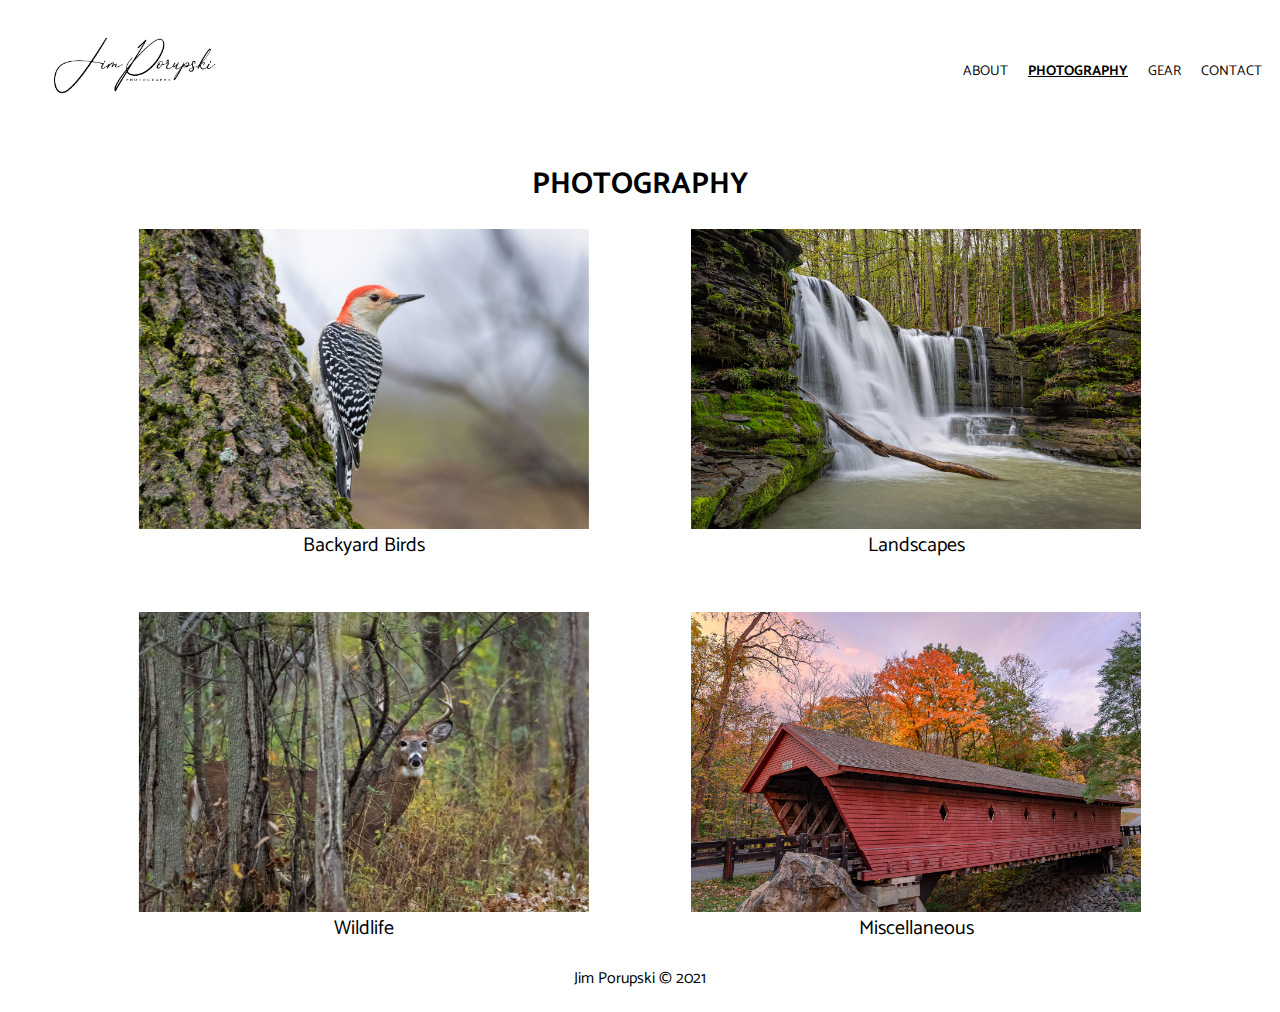
<file: photography.html>
<!DOCTYPE html>
<html lang="en">
  <head>
    <meta charset="utf-8">
    <meta name="viewport" content="width=device-width, initial-scale=1.0">
    <link rel="shortcut icon" type="image/png" href="images/fav_icon/jim_porupski_fav_icon.png"/>
    <link href="https://fonts.googleapis.com/css2?family=Catamaran" rel="stylesheet">
    <link rel="stylesheet" type="text/css" href="css/html5reset.css">
    <link rel="stylesheet" type="text/css" href="css/style.css">
        <!-- Global site tag (gtag.js) - Google Analytics -->
    <script async src="https://www.googletagmanager.com/gtag/js?id=G-FHCHW6XYCF"></script>
    <script>
      window.dataLayer = window.dataLayer || [];
      function gtag(){dataLayer.push(arguments);}
      gtag('js', new Date());

      gtag('config', 'G-FHCHW6XYCF');
    </script>
    <title>Jim Porupski | Photography</title>
  </head>

  <body>
    <div class="skip"><a href="#main">Skip to Main Content</a></div>
    <header>
      <div id="logo-black"><a href="index.html"><img src="images/logo/jim_porupski_signature_black.png" alt="home"></a></div>
      <div id="logo-white"><a href="index.html"><img src="images/logo/jim_porupski_signature_white.png" alt="home"></a></div>
      <nav class="navigation">
        <ul>
          <li><div id="hide"><a href="#" aria-haspopup="true">Menu</div></a>
            <ul class="dropdown" aria-label="submenu">
              <li><a href="about.html">About</a></li>
              <li><a class="active" href="photography.html">Photography</a></li>
              <li><a href="gear.html">Gear</a></li>
              <li><a href="contact.html">Contact</a></li>
            </ul>
          </li>
        </ul>
      </nav>
      </header>

      <main>
      <h1 id="main">Photography</h1>

      <!-- <div class="photo-grid">
        <div class="photo-containter"><a href="backyard-birds.html"><img src="images/photography/backyard_birds/752a2429-red_bellied_woodpecker.jpg" alt="backyard birds"></a><a href="backyard-birds.html"><div class="photo-link">Backyard Birds</div></a></div>
        <div class="photo-containter"><a href="landscapes.html"><img src="images/photography/landscape/3p3a1846-twins_falls.jpg" alt="landscape"></a><a href="landscapes.html"><div class="photo-link">Landscapes</div></a></div>
        <div class="photo-containter"><a href="wildlife.html"><img src="images/photography/wildlife/752a2685-white_tailed_deer.jpg" alt="wildlife"></a><a href="wildlife.html"><div class="photo-link">Wildlife</div></a></div>
        <div class="photo-containter"><a href="miscellaneous.html"><img src="images/photography/miscellaneous/3p3a5123-covered_bridge_newfield_ny.jpg" alt="miscellaneous"></a><a href="miscellaneous.html"><div class="photo-link">Miscellaneous</div></a></div>
      </div> -->

      <div class="photo-grid">

    <div class="flip-card-container">
      <div class="flip-card" tabindex=0><a href="backyard-birds.html">
        <div class="flip-card-inner">
          <div class="flip-card-front">
            <div class="photo-container"><img src="images/photography/backyard_birds/752a2429-red_bellied_woodpecker.jpg" alt="backyard birds"></div>
          </div>
          <div class="flip-card-back">
            <!-- <h1>Backyard Birds</h1>
            <p>Birds from my backyard</p> -->
          </div>
        </div>
      </a></div>
      <div class="photo-link">Backyard Birds</div>
    </div>

      <div class="flip-card-container">
        <div class="flip-card" tabindex=0><a href="landscapes.html">
          <div class="flip-card-inner">
            <div class="flip-card-front">
              <div class="photo-container"><img src="images/photography/landscape/3p3a1846-twins_falls.jpg" alt="landscape"></div>
            </div>
            <div class="flip-card-back">
              <!-- <h1>Landscapes</h1>
              <p>Various landscapes</p> -->
            </div>
          </div>
        </a></div>
        <div class="photo-link">Landscapes</div>
      </div>

        <div class="flip-card-container">
          <div class="flip-card" tabindex=0><a href="wildlife.html">
            <div class="flip-card-inner">
              <div class="flip-card-front">
                <div class="photo-container"><img src="images/photography/wildlife/752a2685-white_tailed_deer.jpg" alt="wildlife"></div>
              </div>
              <div class="flip-card-back">
                <!-- <h1>Wildlife</h1>
                <p>Wildlife from travels</p> -->
              </div>
            </div>
          </a></div>
          <div class="photo-link">Wildlife</div>
        </div>

          <div class="flip-card-container">
            <div class="flip-card" tabindex=0><a href="miscellaneous.html">
              <div class="flip-card-inner">
                <div class="flip-card-front">
                  <div class="photo-container"><img src="images/photography/miscellaneous/3p3a5123-covered_bridge_newfield_ny.jpg" alt="miscellaneous"></div>
                </div>
                <div class="flip-card-back">
                  <!-- <h1>Miscellaneous</h1>
                  <p>Miscellaneous photos</p> -->
                </div>
              </div>
            </a></div>
            <div class="photo-link">Miscellaneous</div>
          </div>

    </div>

    </main>
    <footer>
      <p>Jim Porupski &copy; 2021</p>
    </footer>
  </body>
</html>
</file>
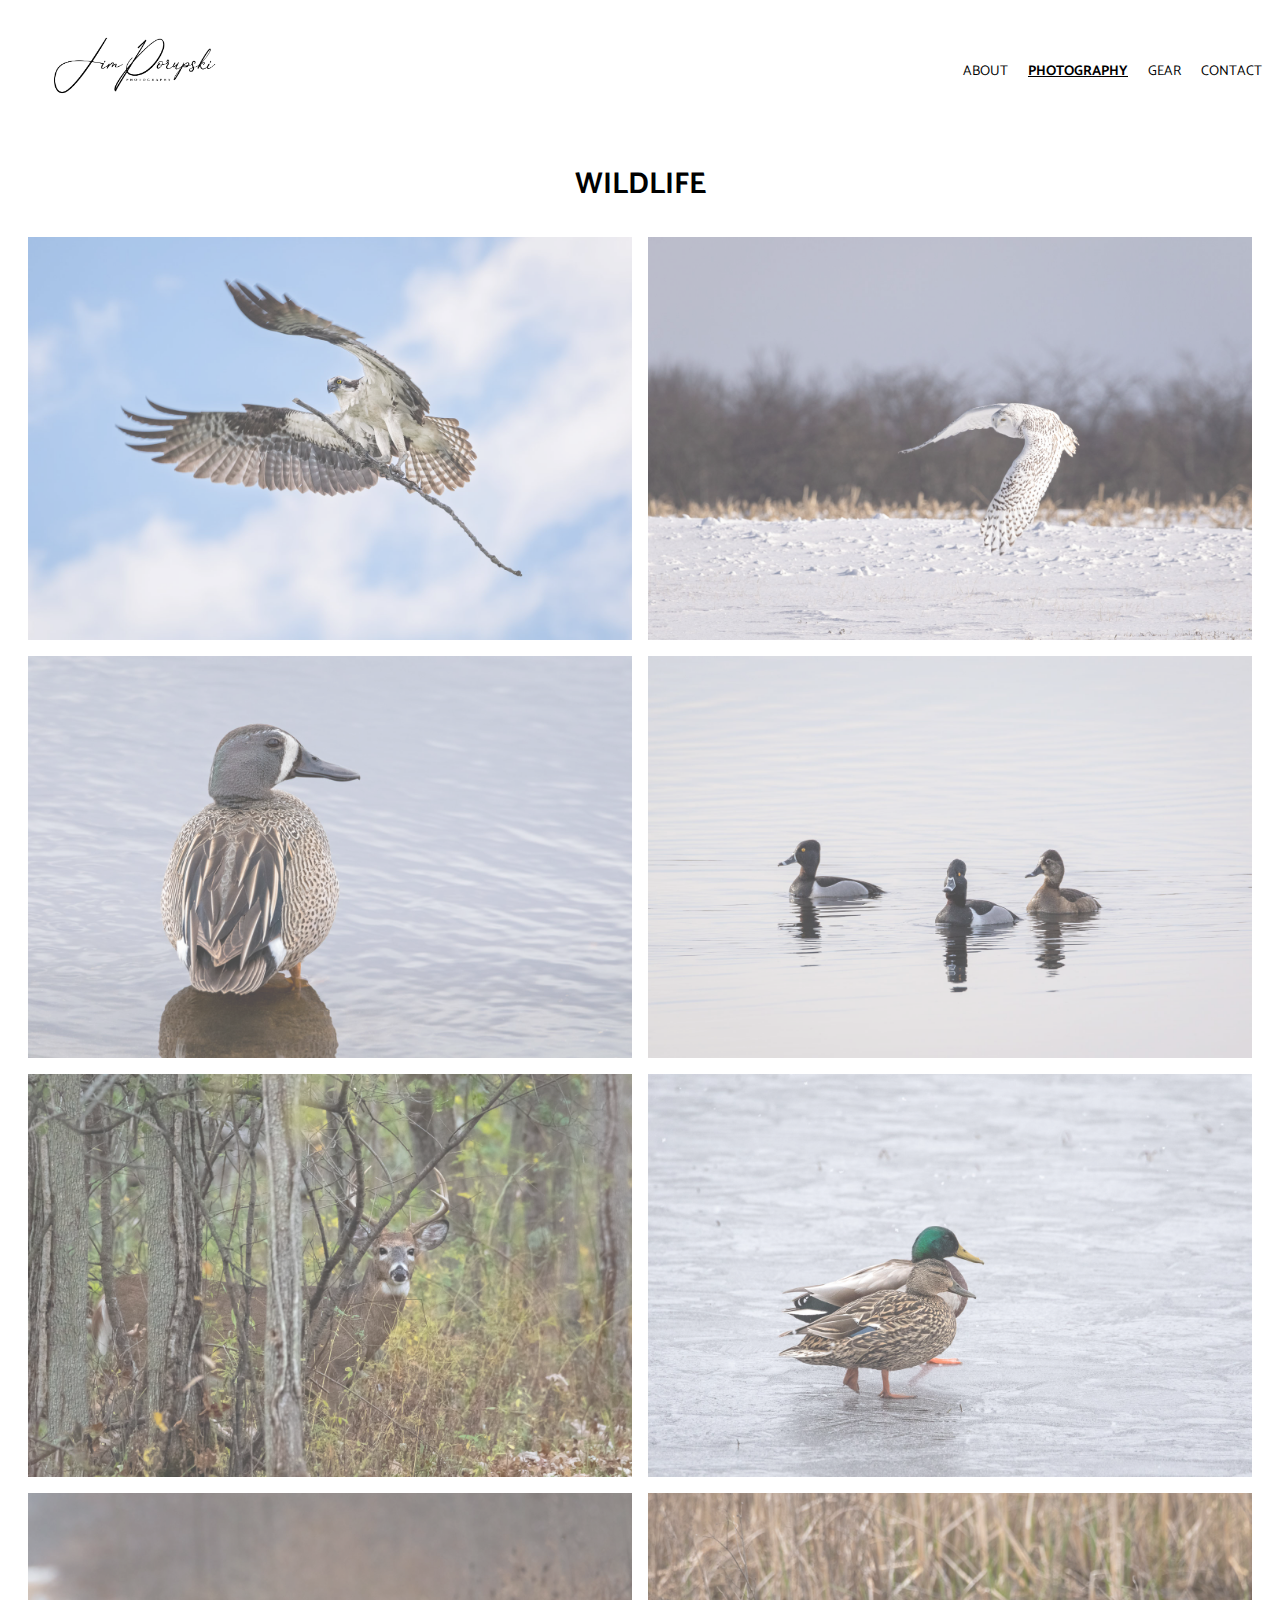
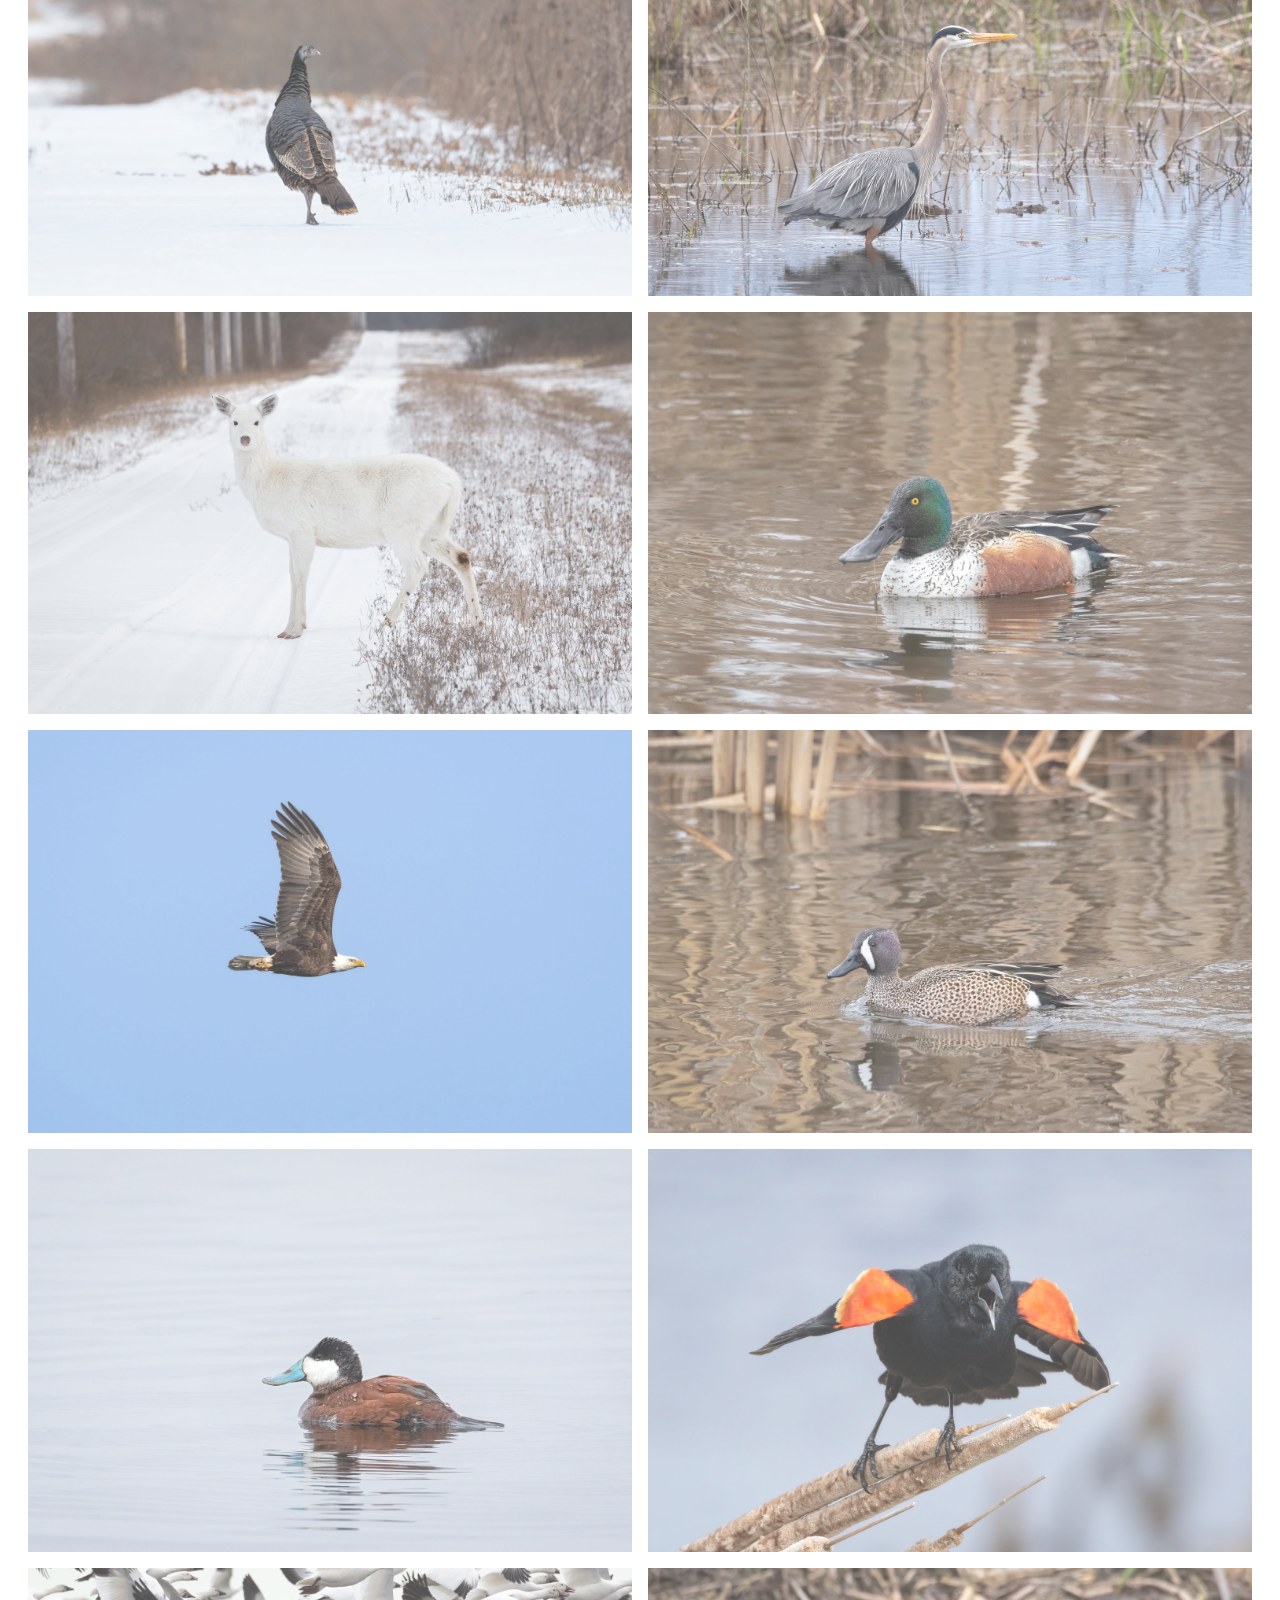
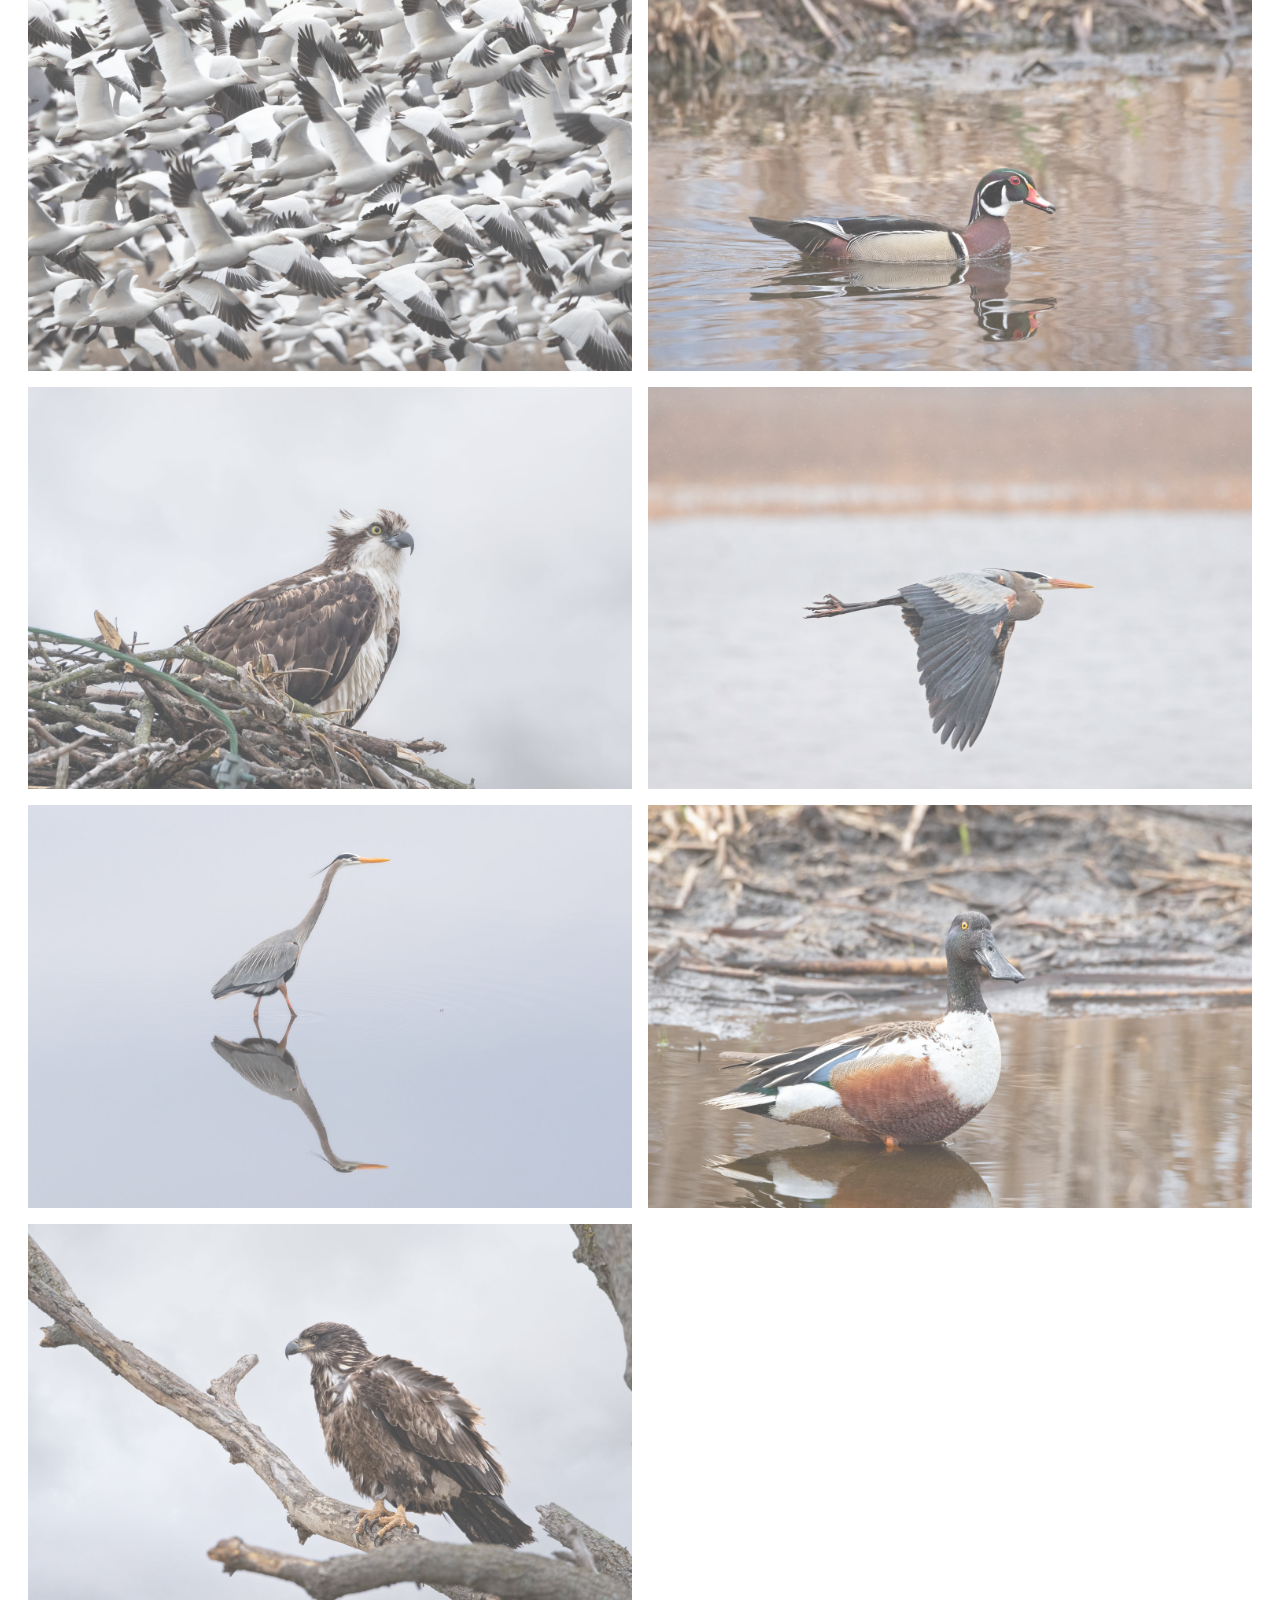
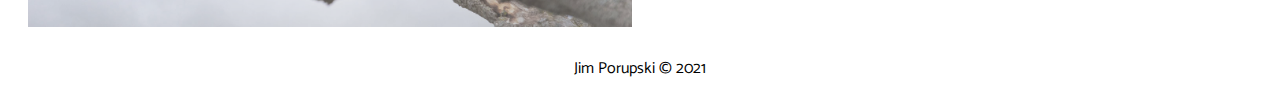
<file: wildlife.html>
<!DOCTYPE html>
<html lang="en">
  <head>
    <meta charset="utf-8">
    <meta name="viewport" content="width=device-width, initial-scale=1.0">
    <link rel="shortcut icon" type="image/png" href="images/fav_icon/jim_porupski_fav_icon.png"/>
    <link href="https://fonts.googleapis.com/css2?family=Catamaran" rel="stylesheet">
    <link rel="stylesheet" type="text/css" href="css/html5reset.css">
    <link rel="stylesheet" type="text/css" href="css/style.css">
        <!-- Global site tag (gtag.js) - Google Analytics -->
    <script async src="https://www.googletagmanager.com/gtag/js?id=G-FHCHW6XYCF"></script>
    <script>
      window.dataLayer = window.dataLayer || [];
      function gtag(){dataLayer.push(arguments);}
      gtag('js', new Date());

      gtag('config', 'G-FHCHW6XYCF');
    </script>
    <title>Jim Porupski | Wildlife</title>
  </head>

  <body>
    <div class="skip"><a href="#main">Skip to Main Content</a></div>
    <header>
      <div id="logo-black"><a href="index.html"><img src="images/logo/jim_porupski_signature_black.png" alt="home"></a></div>
      <div id="logo-white"><a href="index.html"><img src="images/logo/jim_porupski_signature_white.png" alt="home"></a></div>
      <nav class="navigation">
        <ul>
          <li><div id="hide"><a href="#" aria-haspopup="true">Menu</div></a>
            <ul class="dropdown" aria-label="submenu">
              <li><a href="about.html">About</a></li>
              <li><a class="active" href="photography.html">Photography</a></li>
              <li><a href="gear.html">Gear</a></li>
              <li><a href="contact.html">Contact</a></li>
            </ul>
          </li>
        </ul>
      </nav>
      </header>

      <main>
      <h1 id="main">Wildlife</h1>

    <div class="gallery_row">
      <div class="gallery_column">
        <img id="image1" src="images/photography/wildlife/3p3a0246-osprey.jpg" alt="osprey" />
        <img id="image2" src="images/photography/wildlife/52a4094-blue_winged_teal.jpg" alt="blue winged teal" />
        <img id="image3" src="images/photography/wildlife/752a2685-white_tailed_deer.jpg" alt="white tailed deer" />
        <img id="image4" src="images/photography/wildlife/752a3060-turkey.jpg" alt="turkey" />
        <img id="image5" src="images/photography/wildlife/752a3129-white_(leucistic)_white_tailed_deer.jpg" alt="white (leucistic) white tailed deer" />
        <img id="image6" src="images/photography/wildlife/752a0059.jpg" alt="bald eagle flying" />
      </div>

      <div class="gallery_column">
        <img id="image7" src="images/photography/wildlife/752a4047-snowy_owl.jpg" alt="snowy owl" />
        <img id="image9" src="images/photography/wildlife/752a4455-ring_necked_duck.jpg" alt="ring necked duck" />
        <img id="image10" src="images/photography/wildlife/752a4625-male_and_female_mallard.jpg" alt="male and female mallard" />
        <img id="image11" src="images/photography/wildlife/752a4955-great_blue_heron.jpg" alt="great blue heron" />
        <img id="image12" src="images/photography/wildlife/752a5004-northern_shovler.jpg" alt="northern shovler" />
        <img id="image13" src="images/photography/wildlife/752a5028-blue_winged_teal.jpg" alt="blue winged teal" />
      </div>

      <div class="gallery_column">
        <img id="image14" src="images/photography/wildlife/752a6198-rudy_duck.jpg" alt="rudy duck" />
        <img id="image15" src="images/photography/wildlife/752a6276-snow_goose_eruption.jpg" alt="snow goose eruption" />
        <img id="image16" src="images/photography/wildlife/752a6638-osprey.jpg" alt="osprey" />
        <img id="image17" src="images/photography/wildlife/752a6976-great_blue_heron.jpg" alt="great blue heron" />
        <img id="image18" src="images/photography/wildlife/752a7337-juvenile_bald_eagle.jpg" alt="juvenile bald eagle" />
      </div>

      <div class="gallery_column">
        <img id="image19" src="images/photography/wildlife/752a8320-red_wing_black_bird.jpg" alt="red wing black bird" />
        <img id="image20" src="images/photography/wildlife/752a8561-wood_duck.jpg" alt="wood duck" />
        <img id="image21" src="images/photography/wildlife/752a8564-great_blue_heron.jpg" alt="great blue heron" />
        <img id="image22" src="images/photography/wildlife/752a8671-northern_shovler.jpg" alt="northern shovler" />
      </div>
    </div>

    </main>
    <footer>
      <p>Jim Porupski &copy; 2021</p>
    </footer>
  </body>
</html>
</file>
<file: css/index.css>
* {
  font-family: "Catamaran", san-serif;
  text-transform: uppercase;
  overflow: hidden;
}

#logo-header img {
  margin: auto;
  position: relative;
}

header {
  position: absolute;
  top: 50%;
  left: 50%;
  padding-bottom: 10px;
  -ms-transform: translate(-50%, -50%);
  transform: translate(-50%, -50%);
  background-color: rgba(40, 40, 40, .30);
  z-index: 1;
}

h1 {
  color: #FFFFFF;
  text-align: center;
  padding: 20px;
}

a {
  text-decoration: none;
  color: #FFFFFF;
}

a:hover {
  filter: drop-shadow(8px 8px 8px #282828);
  text-decoration: underline;
}

nav ul li {
  text-decoration: none;
  text-align: center;
}

main {
  height: 100vh;
  -webkit-animation: gallery 10s infinite;
  -webkit-animation-timing-function: ease-in-out;
  animation: gallery 10s infinite;
  animation-timing-function: ease-in-out;
  background-position: center;
  background-size: cover;
  background-repeat: no-repeat;
  background-color:black;
  overflow: hidden;
  z-index: 0;
}

body::before {
  background-color:black;
}

@-webkit-keyframes gallery {
  0% {
    background-image: url("../images/home/3p3a4980-fall_foilage.jpg");
  }
  50% {
    background-image: url("../images/home/3p3a4756-sodus_point_lighthouse.jpg");
  }
  100% {
    background-image: url("../images/home/3p3a4980-fall_foilage.jpg");
  }
}

@keyframes gallery {
  0% {
    background-image: url("../images/home/3p3a4980-fall_foilage.jpg");
  }
  50% {
    background-image: url("../images/home/3p3a4756-sodus_point_lighthouse.jpg");
  }
  100% {
    background-image: url("../images/home/3p3a4980-fall_foilage.jpg");
  }
}

footer p {
  display: none;
  text-align: center;
}

@media (prefers-reduced-motion){

  main {
    -webkit-animation: none;
    animation: none;
    background-image: url("../images/home/3p3a4980-fall_foilage.jpg");
  }
}

/* Tablet width */
@media all and (min-width: 481px){

  nav ul li {
    display: inline-block;
    padding-left: 10px;
    padding-right: 10px;
  }

  ul {
    text-align: center;
  }
}

/* Desktop width */
@media all and (min-width: 769px){

  h1 {
    color: #FFFFFF;
    font-size: medium;
    padding-bottom: 20px;
    width: 70%;
    margin: auto;
  }

  nav ul li {
    font-size: large;
  }

}
</file>
<file: css/style.css>
html {
    scroll-behavior: smooth;
}

* {
    font-family: 'Catamaran', 'san-serif';
}

#logo-black {
    width: 225px;
    margin: auto;
}

#logo-white {
    display: none;
    width: 225px;
    margin: auto;
}

a {
    text-decoration: none;
}

.skip a {
    left: 0;
    padding: 6px;
    -webkit-transition: top 1s ease-out;
    transition: top 1s ease-out;
    z-index: 3;
    position: absolute;
    top: -40px;
}

.skip a:focus {
    top: 6px;
    color: #000000;
    background: #d0d0d0;
}

.skip a:after {
    top: -6px;
    color: #000000;
    background: #d0d0d0;
}

/* Start Nav Mobile Dropdown */
ul {
    background: #FFFFFF;
    list-style: none;
    margin: auto;
    width: 100%;
    left: 0;
}

nav li {
    color: #000000;
    background: #FFFFFF;
    display: block;
    padding: 1rem;
    position: relative;
    text-decoration: none;
    text-transform: uppercase;
    transition-duration: 0.5s;
    text-align: center;
    z-index: 2;
}

li a {
    color: #000000;
}

nav li:hover, nav li:focus-within {
    background: #d0d0d0;
    cursor: pointer;
}

li:focus-within a {
    outline: none;
}

ul li ul {
    background: #FFFFFF;
    visibility: hidden;
    opacity: 0;
    position: absolute;
    transition: all 0.5s ease;
    margin-top: 1rem;
    display: none;
}

ul li:hover > ul, ul li:focus-within >
ul, ul li ul:hover, ul li ul:focus {
     visibility: visible;
     opacity: 1;
     display: block;
}

ul li ul li {
    clear: both;
    width: 100%;
}
/* End Nav Mobile Dropdown */

h1 {
    font-size: 26px;
    text-align: center;
    font-weight: bold;
    padding-top: 20px;
    padding-bottom: 20px;
    text-transform: uppercase;
}

h2 {
    text-align: center;
    font-size: 24px;
    padding-top: 24px;
}

p {
    padding: 20px;
}

.gear {
    display: flex;
    justify-content: center;
    flex-direction: column;
}

.gear2 {
    display: grid;
    grid-template-columns: 1fr;
}

.cameras {
    display: flex;
    flex-direction: column;
    align-items: center;
}

.lens {
    display: flex;
    flex-direction: column;
    justify-content: center;
}

.gear-text {
    text-align: center;
}

.photo-grid {
    display: grid;
    grid-template-columns: 1fr;
    margin: auto;
    row-gap: 50px;
    max-width: 1100px;
}

.photo-link {
    text-align: center;
    color: #000000;
    font-size: 20px;
}

footer p {
    text-align: center;
}

.flip-card {
    background-color: transparent;
    width: 300px;
    height: 200px;
    /* border: 1px solid #f1f1f1; */
    perspective: 1000px; /* Remove this if you don't want the 3D effect */
    margin: auto;
}

/* This container is needed to position the front and back side */
.flip-card-inner {
    position: relative;
    width: 100%;
    height: 100%;
    text-align: center;
    transition: transform 0.8s;
    transform-style: preserve-3d;
}

/* Do an horizontal flip when you move the mouse over the flip box container */
.flip-card:hover .flip-card-inner, .flip-card:focus-within {
    transform: rotateY(180deg);
}

/* Position the front and back side */
.flip-card-front, .flip-card-back {
    position: absolute;
    width: 100%;
    height: 100%;
    -webkit-backface-visibility: hidden; /* Safari */
    backface-visibility: hidden;
}

/* Style the front side (fallback if image is missing) */
.flip-card-front {
    background-color: #bbb;
    color: black;
}

/* Style the back side */
.flip-card-back, .flip-card:focus-within {
    background-color: rgba(0,0,0,0.4);
    color: white;
    transform: rotateY(180deg);
}

.gallery_row {
    display: flex;
    flex-wrap: wrap;
    justify-content: center;
}

.gallery_column img {
    padding: 5px 10px 5px 10px;
}

.contact-container {
    margin: auto;
    padding: 0 15px 0 15px;
}

legend {
    font-size: 20px;
    text-transform: uppercase;
    cursor: default;
    margin: auto;
}

label {
    display: inline-block;
    margin-right: 10px;
    cursor: default;
    padding: 0 10px 0 0;
}

input {
    width: 100%;
    padding: 12px 20px;
    margin: 8px 0;
    display: inline-block;
    border: 1px solid #cccccc;
    border-radius: 5px;
    box-sizing: border-box;
}

input:focus {
    border: 2px solid #000000;
    border-radius: 5px;
}

textarea {
    background-color: #eeeeee;
    border: 3px solid #f1f1f1;
    border-radius: 5px;
    margin: 8px 0;
    height: 100px;
    width: 100%;
}

textarea:focus {
    border: 2px solid #000000;
    border-radius: 5px;
}

input[type=submit] {
    background-color: #000000;
    color: #FFFFFF;
    border-radius: 5px;
    cursor: pointer;
}

input[type=submit]:hover {
    opacity: 0.8;
}

/* Tablet width: Was prevously 880px */
@media all and (min-width: 481px){

    #hide {
        display: none;
    }

/* Start Nav Reset */
    nav img {
        display: none;
    }

    nav ul li ul li {
        all:initial;
        text-transform: uppercase;
        font-size: 1.5vw;
    }

    li a{
        padding: 8px;
        font-size: 14px;
    }

    nav li {
       all:initial;
    }

    nav ul {
        padding: 10px;
        text-align: center;
    }

    nav ul li ul.dropdown {
        all:initial;
    }

    nav li:hover, nav li:focus-within {
        background: #FFFFFF;
        cursor: pointer;
    }

    nav li a:hover, a:target {
        text-decoration: underline;
        cursor: pointer;
    }
/* End Nav Reset */

    a.active {
        text-decoration: underline;
        font-weight: bold;
    }

    #about-image {
        background-attachment: fixed;
        background-position: center;
        background-repeat: no-repeat;
        background-size: cover;
        height: 600px;
        background-image: url('../images/photography/landscape/3p3a1846-twins_falls.jpg');
    }

    #gear-image {
        background-attachment: fixed;
        background-position: center;
        background-repeat: no-repeat;
        background-size: cover;
        height: 600px;
        background-image: url('../images/photography/wildlife/752a7337-juvenile_bald_eagle.jpg');
    }

    #contact-image {
        background-attachment: fixed;
        background-position: center;
        background-repeat: no-repeat;
        background-size: cover;
        height: 600px;
        background-image: url('../images/photography/landscape/3p3a9075-great_gully_falls.jpg');
    }

    h1 {
        font-size: 30px;
    }

    .body-text {
        max-width: 80%;
        margin: auto;
    }

    .gallery_column img {
        opacity: 0.7;
    }

    .gallery_column img:hover {
        /* filter: grayscale(100%); */
        opacity: 1.0;
    }

    .photo-container {
        width: 100%;
        height: 100%;
    }

    .photo-container img {
        width: 100%;
        height: 100%;
    }

    .flip-card-container {
        width: 100%;
        height: 100%;
    }

    .flip-card {
        width: 400px;
        height: 280px;
    }

    .gear {
        flex-wrap: wrap;
        flex-direction: row;
    }

    .gear img {
        padding: 10px;
        width: 400px;
    }

    .gear2 {
        grid-template-columns: 1fr 1fr;
        max-width: 600px;
        margin: auto;
    }

    .contact-container {
        display: flex;
        flex-direction: column;
        align-items: flex-start;
        max-width: 750px;
        margin: auto;
        text-align: center;
        padding: 0 15px 0 15px;
    }

    legend {
        font-size: 20px;
        margin: 0;
        padding: 10px 0 10px 0;
    }

    label {
        margin-right: 10px;
        padding: 0 10px 0 0;
    }

    input {
        padding: 12px 20px;
        margin: 8px 0;
    }

    textarea {
        margin: 8px 0;
        height: 100px;
    }
}

/* Desktop width: Was previously 769px */
@media all and (min-width: 905px){

    main{
        padding-top: 140px;
    }

    #logo-black {
        margin: 0 0 0 30px;
    }

    #logo-white {
        margin: 0 0 0 30px;
    }

    header {
        display: flex;
        justify-content: space-between;
        align-items: center;
        position: fixed;
        height: 140px;
        background: #FFFFFF;
        width: 100%;
        z-index: 1;
    }

    li a {
        font-size: 14px;
    }

    h1 {
        text-align: center;
    }

    .gear2 {
        grid-template-columns: 1fr 1fr 1fr;
        max-width: 1100px;
    }

    .gallery_row {
        padding: 0 20px 0 20px;
    }

    .gallery_column {
        flex: 50%;
        max-width: 50%;
    }

    .gallery_column img {
        vertical-align: middle;
        width: 100%;
        padding: 8px 8px 8px 8px;
    }

    .photo-grid {
        grid-template-columns: 1fr 1fr;
        column-gap: 5px;
        row-gap: 50px;
        margin: auto;
    }

    .flip-card {
         width: 450px;
         height: 300px;
    }
}

@media (prefers-color-scheme: dark) {
    body {
        background-color: #262626;
    }

    header {
        background: #262626;
    }

    #logo-black {
        display: none;
    }

    #logo-white {
        display: block;
    }

    nav li {
        color: #fdfdfd;
        background: #262626;
    }

    nav ul {
        background: #262626;
    }

    nav ul li {
        background: #262626;
    }

    nav ul li a {
        color: #fdfdfd;
    }

    nav li:hover, nav li:focus-within {
        background: #262626;
    }

    h1 {
        color: #fdfdfd;
    }

    p {
        color: #fdfdfd;
    }

    h2 {
        color: #fdfdfd;
    }

    .lens {
        color: #fdfdfd;
    }

    .gear-text {
        color: #fdfdfd;
    }

    .photo-link {
        color: #fdfdfd;
    }

    legend {
        color:#fdfdfd;
    }

    label {
        color:#fdfdfd;
    }

    input {
        color:#000000;
        background-color: #b7b7b7;
    }

    input:focus {
        border: 2px solid #fdfdfd;
    }

    textarea {
        background-color: #b7b7b7;
        border: 3px solid #b7b7b7;
    }

    textarea:focus {
        border: 2px solid #fdfdfd;
    }

    input[type=submit] {
        background-color: #000000;
        color: #FFFFFF;
    }

    input[type=submit]:hover {
        opacity: 0.8;
    }

    footer {
        color: #fdfdfd;
    }
}

@media (prefers-reduced-motion){

    .flip-card-inner {
        transition: none;
        transform-style: none;
    }

    .flip-card:hover .flip-card-inner {
        transform: none;
    }

    #about-image {
        background-attachment: revert;
    }

    #gear-image {
        background-attachment: revert;
    }

    #contact-image {
        background-attachment: revert;
    }
}

@media screen and (-webkit-min-device-pixel-ratio:0){

    .flip-card-front {
        -webkit-backface-visibility: visible;
    }
}
</file>
